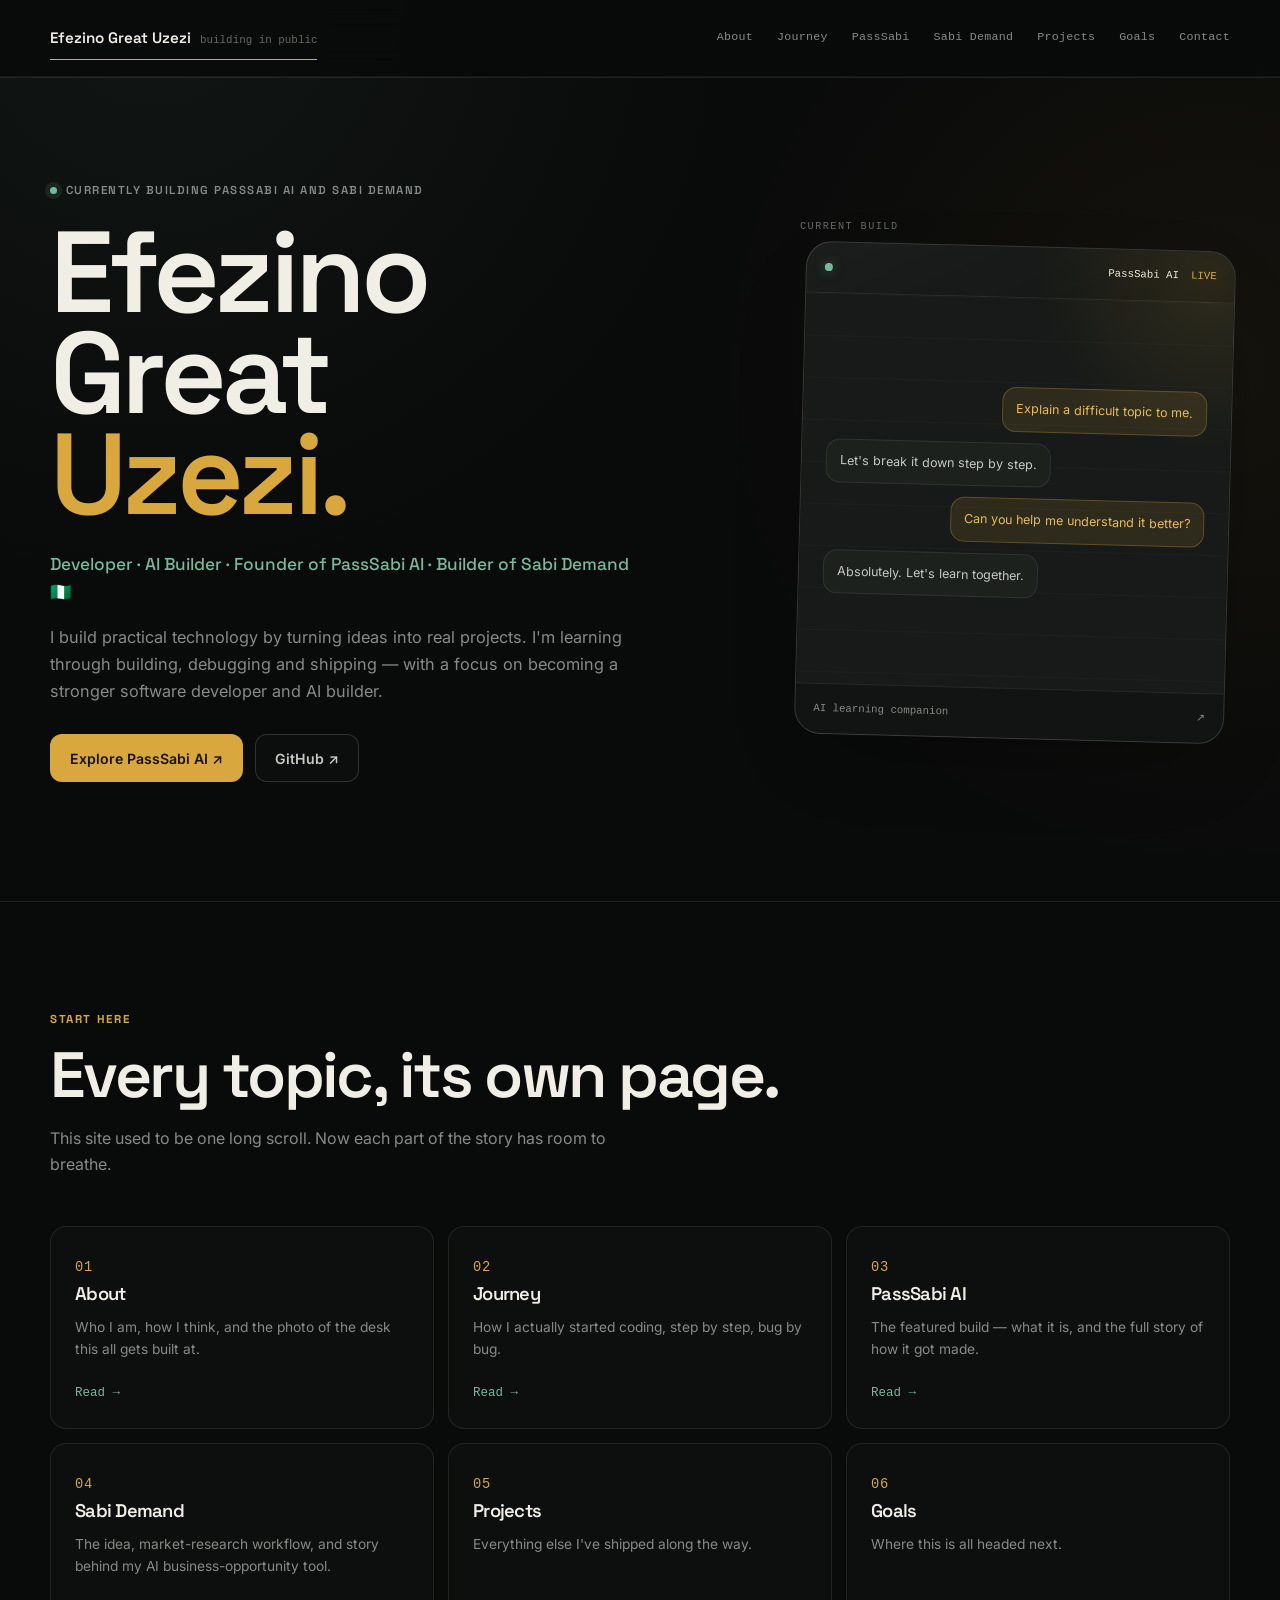
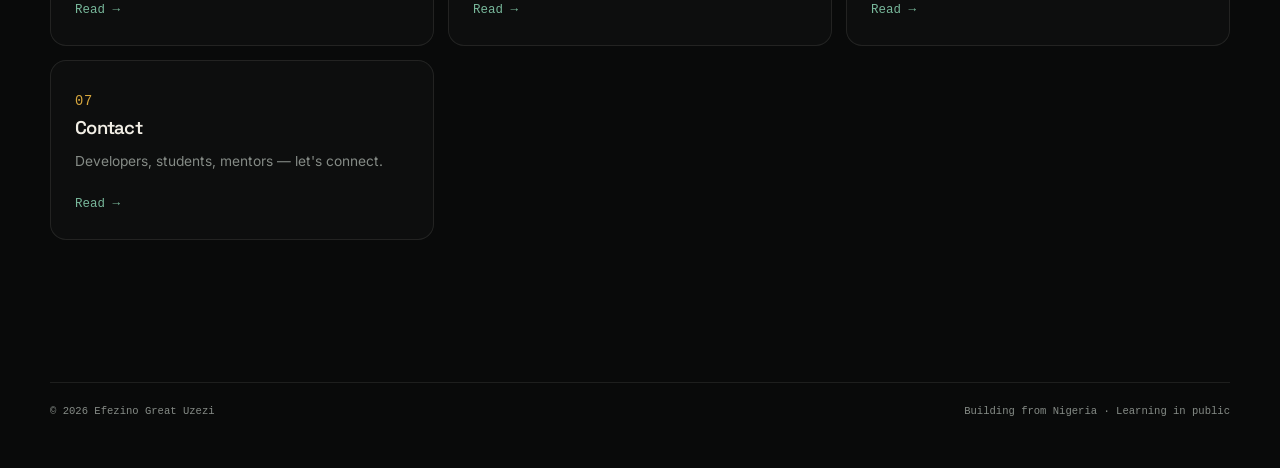
<file: index.html>
<!DOCTYPE html>
<html lang="en">
<head>
  <meta charset="UTF-8" />
  <meta name="viewport" content="width=device-width, initial-scale=1.0" />

  <title>Efezino Great Uzezi | Developer, AI Builder & Founder</title>

  <meta name="description" content="Efezino Great Uzezi is a Nigerian developer and AI builder building practical software, including PassSabi AI and Sabi Demand." />
  <meta name="author" content="Efezino Great Uzezi" />
  <meta name="google-site-verification" content="Mf2dahPoH0BTtR7LbX8cLjKeB5iDqpVoZl4-OnSvenU" />

  <meta property="og:title" content="Efezino Great Uzezi | Developer, AI Builder & Founder" />
  <meta property="og:description" content="Efezino Great Uzezi is a Nigerian developer and AI builder building practical software, including PassSabi AI and Sabi Demand." />
  <meta property="og:type" content="website" />

  <meta name="theme-color" content="#090a0a" />

  <link rel="icon" href="passsabi-icon.jpg" />

  <link rel="preconnect" href="https://fonts.googleapis.com" />
  <link rel="preconnect" href="https://fonts.gstatic.com" crossorigin />
  <link
    href="https://fonts.googleapis.com/css2?family=Inter:wght@400;500;600&family=Space+Grotesk:wght@500;600;700&display=swap"
    rel="stylesheet"
  />

  <!-- Global design system -->
  <link rel="stylesheet" href="css/variables.css" />
  <link rel="stylesheet" href="css/reset.css" />
  <link rel="stylesheet" href="css/base.css" />

  <!-- Component styles -->
  <link rel="stylesheet" href="css/header.css" />
  <link rel="stylesheet" href="css/hero.css" />
  <link rel="stylesheet" href="css/about.css" />
  <link rel="stylesheet" href="css/skills.css" />
  <link rel="stylesheet" href="css/journey.css" />
  <link rel="stylesheet" href="css/passsabi.css" />
  <link rel="stylesheet" href="css/projects.css" />
  <link rel="stylesheet" href="css/goals.css" />
  <link rel="stylesheet" href="css/philosophy.css" />
  <link rel="stylesheet" href="css/contact.css" />
  <link rel="stylesheet" href="css/footer.css" />
  <link rel="stylesheet" href="css/home.css" />
  <link rel="stylesheet" href="css/responsive.css" />
</head>
<body>
  <a class="skip-link" href="#main-content">Skip to content</a>

  <!-- ==================================================
       SITE HEADER
  =================================================== -->
  <header class="site-header">
    <div class="container header-inner">
      <a class="site-brand is-home" href="index.html">
        <span class="site-brand__name">Efezino Great Uzezi</span>
        <span class="site-brand__status">building in public</span>
      </a>

      <input type="checkbox" id="nav-toggle" class="nav-toggle-input" />
      <label for="nav-toggle" class="menu-toggle" aria-label="Toggle navigation">
        <span></span><span></span>
      </label>

      <nav class="site-nav" aria-label="Primary navigation">
      <a href="about.html">About</a>
      <a href="journey.html">Journey</a>
      <a href="passsabi.html">PassSabi</a>
      <a href="sabi-demand.html">Sabi Demand</a>
      <a href="projects.html">Projects</a>
      <a href="goals.html">Goals</a>
      <a href="contact.html">Contact</a>
      </nav>
    </div>
  </header>

  <main id="main-content">

    <!-- ==================================================
         HERO
    =================================================== -->
    <section id="top" class="hero section" aria-labelledby="hero-title">
      <div class="container hero__grid">
        <div class="hero__content reveal">
          <p class="eyebrow">
            <span class="eyebrow__dot" aria-hidden="true"></span>
            currently building PassSabi AI and Sabi Demand
          </p>

          <h1 id="hero-title" class="hero__title">
            Efezino Great
            <span>Uzezi.</span>
          </h1>

          <p class="hero__role">
            Developer &middot; AI Builder &middot; Founder of PassSabi AI &middot; Builder of Sabi Demand
            <span aria-hidden="true">🇳🇬</span>
          </p>

          <p class="hero__lede">
            I build practical technology by turning ideas into real projects.
            I'm learning through building, debugging and shipping &mdash; with a focus
            on becoming a stronger software developer and AI builder.
          </p>

          <div class="button-row">
            <a class="button button--primary" href="https://passsabi-ai.vercel.app" target="_blank" rel="noopener noreferrer">
              Explore PassSabi AI ↗
            </a>
            <a class="button button--ghost" href="https://github.com/Efezinocode" target="_blank" rel="noopener noreferrer">
              GitHub ↗
            </a>
          </div>
        </div>

        <div class="hero__visual reveal reveal--delay">
          <div class="hero__label">CURRENT BUILD</div>
          <div class="device-card" aria-label="PassSabi AI preview">
            <div class="device-card__topbar">
              <span class="device-card__dot"></span>
              <span>PassSabi AI</span>
              <span class="device-card__live">LIVE</span>
            </div>

            <div class="device-card__screen">
              <div class="chat-message chat-message--user">Explain a difficult topic to me.</div>
              <div class="chat-message">Let's break it down step by step.</div>
              <div class="chat-message chat-message--user">Can you help me understand it better?</div>
              <div class="chat-message">Absolutely. Let's learn together.</div>
            </div>

            <div class="device-card__footer">
              <span>AI learning companion</span>
              <span>↗</span>
            </div>
          </div>
        </div>
      </div>
    </section>

    <!-- ==================================================
         EXPLORE
    =================================================== -->
    <section class="section" aria-labelledby="explore-title">
      <div class="container">
        <div class="section-heading">
          <p class="section-kicker">Start here</p>
          <h2 id="explore-title">Every topic, its own page.</h2>
          <p class="section-intro">
            This site used to be one long scroll. Now each part of the story has room to breathe.
          </p>
        </div>

        <div class="explore-grid">
          <a class="explore-card" href="about.html">
            <div>
              <p class="explore-card__number">01</p>
              <h3>About</h3>
              <p>Who I am, how I think, and the photo of the desk this all gets built at.</p>
            </div>
            <span class="go">Read &rarr;</span>
          </a>

          <a class="explore-card" href="journey.html">
            <div>
              <p class="explore-card__number">02</p>
              <h3>Journey</h3>
              <p>How I actually started coding, step by step, bug by bug.</p>
            </div>
            <span class="go">Read &rarr;</span>
          </a>

          <a class="explore-card" href="passsabi.html">
            <div>
              <p class="explore-card__number">03</p>
              <h3>PassSabi AI</h3>
              <p>The featured build &mdash; what it is, and the full story of how it got made.</p>
            </div>
            <span class="go">Read &rarr;</span>
          </a>

          <a class="explore-card" href="sabi-demand.html">
            <div>
              <p class="explore-card__number">04</p>
              <h3>Sabi Demand</h3>
              <p>The idea, market-research workflow, and story behind my AI business-opportunity tool.</p>
            </div>
            <span class="go">Read &rarr;</span>
          </a>

          <a class="explore-card" href="projects.html">
            <div>
              <p class="explore-card__number">05</p>
              <h3>Projects</h3>
              <p>Everything else I've shipped along the way.</p>
            </div>
            <span class="go">Read &rarr;</span>
          </a>

          <a class="explore-card" href="goals.html">
            <div>
              <p class="explore-card__number">06</p>
              <h3>Goals</h3>
              <p>Where this is all headed next.</p>
            </div>
            <span class="go">Read &rarr;</span>
          </a>

          <a class="explore-card" href="contact.html">
            <div>
              <p class="explore-card__number">07</p>
              <h3>Contact</h3>
              <p>Developers, students, mentors &mdash; let's connect.</p>
            </div>
            <span class="go">Read &rarr;</span>
          </a>
        </div>
      </div>
    </section>
  </main>

  <!-- ==================================================
       FOOTER
  =================================================== -->
  <footer class="site-footer">
    <div class="container footer-inner">
      <p>&copy; <span data-current-year></span> Efezino Great Uzezi</p>
      <p>Building from Nigeria &middot; Learning in public</p>
    </div>
  </footer>

  <script src="js/main.js"></script>
</body>
</html>
</file>
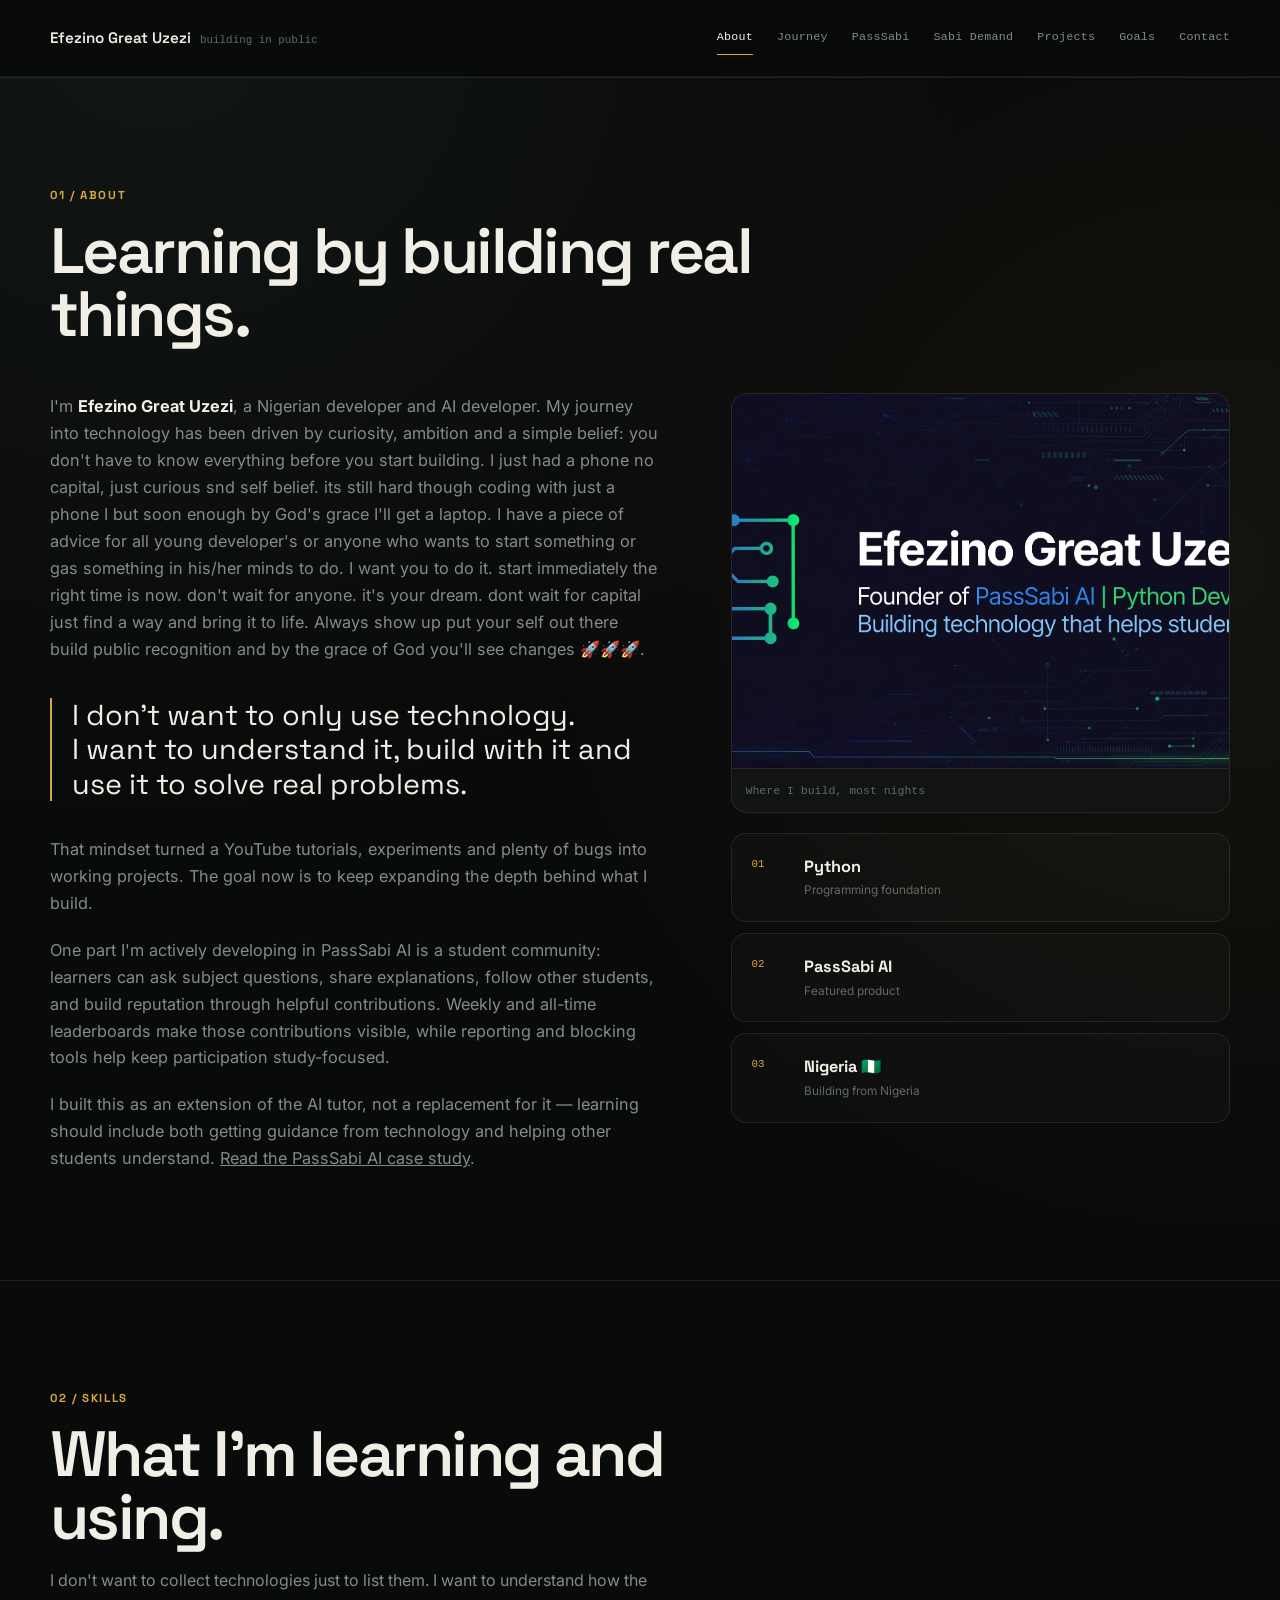
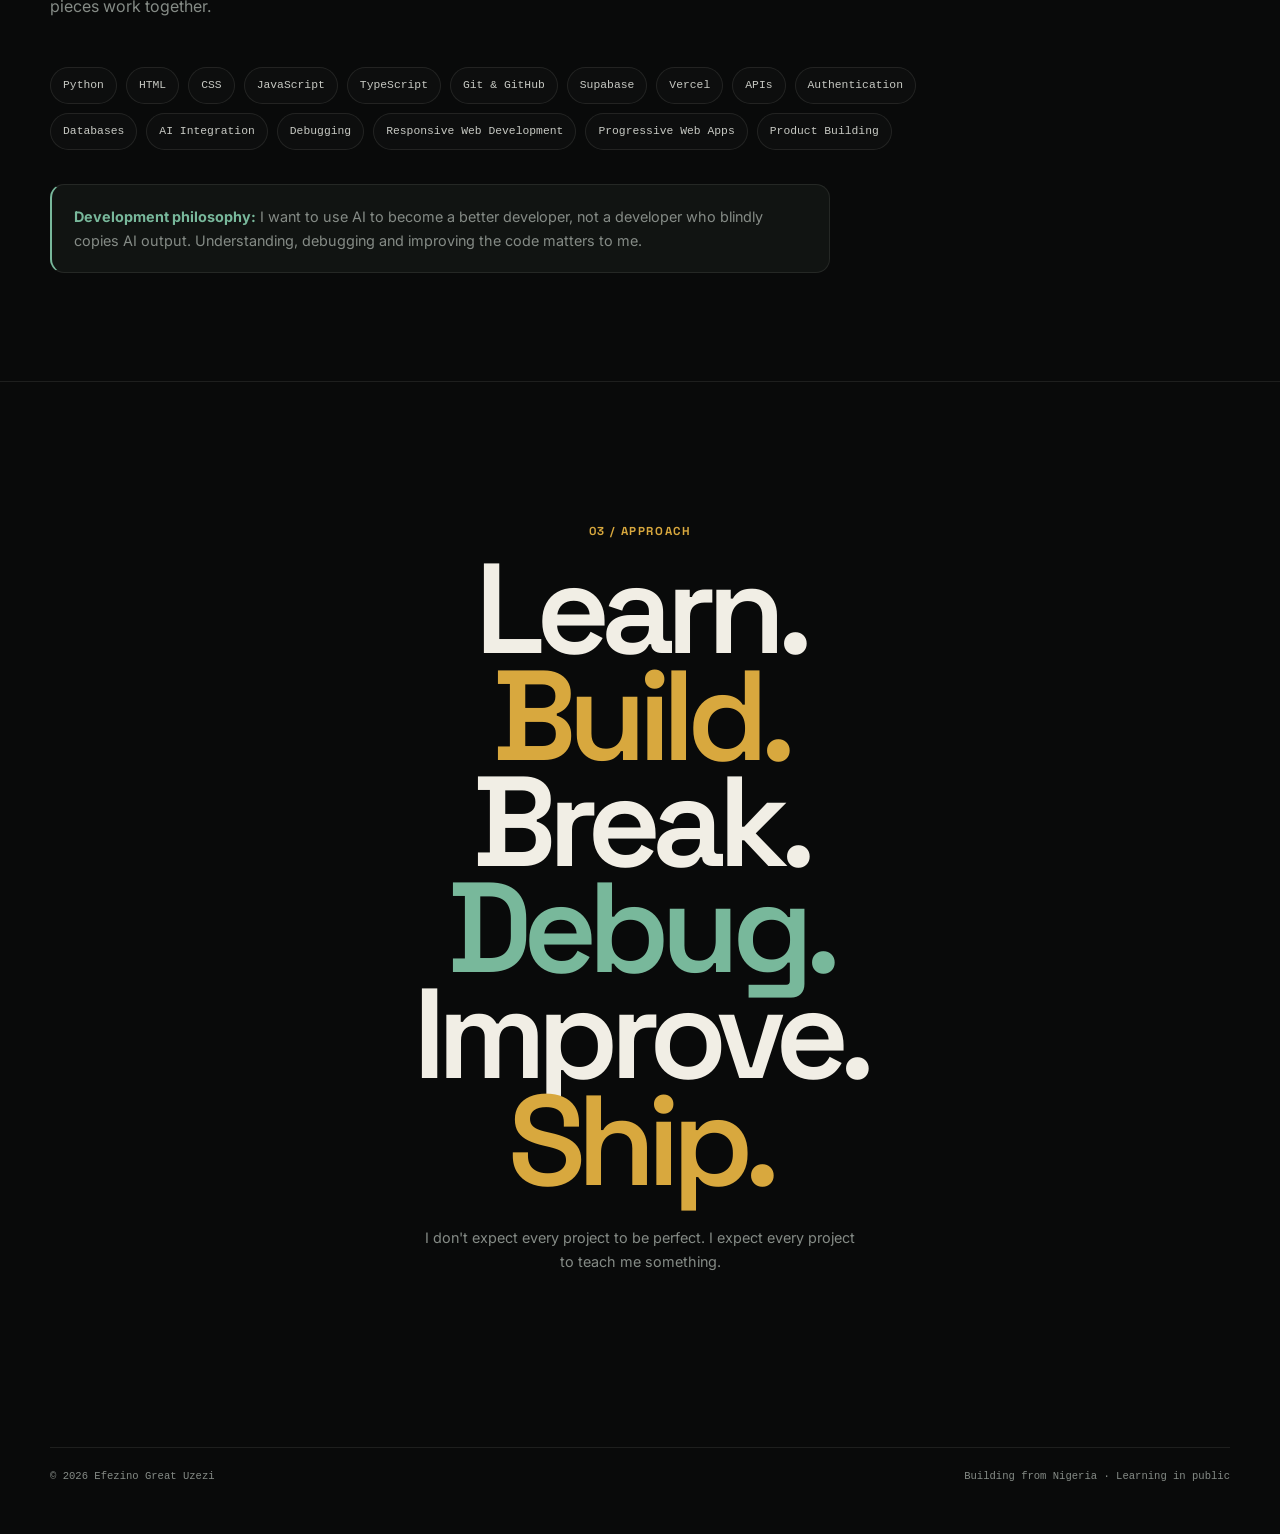
<file: about.html>
<!DOCTYPE html>
<html lang="en">
<head>
  <meta charset="UTF-8" />
  <meta name="viewport" content="width=device-width, initial-scale=1.0" />

  <title>About | Efezino Great Uzezi</title>

  <meta name="description" content="Who Efezino Great Uzezi is, what he's learning, and how he approaches building software." />
  <meta name="author" content="Efezino Great Uzezi" />
  <meta name="google-site-verification" content="Mf2dahPoH0BTtR7LbX8cLjKeB5iDqpVoZl4-OnSvenU" />

  <meta property="og:title" content="About | Efezino Great Uzezi" />
  <meta property="og:description" content="Who Efezino Great Uzezi is, what he's learning, and how he approaches building software." />
  <meta property="og:type" content="website" />

  <meta name="theme-color" content="#090a0a" />

  <link rel="icon" href="passsabi-icon.jpg" />

  <link rel="preconnect" href="https://fonts.googleapis.com" />
  <link rel="preconnect" href="https://fonts.gstatic.com" crossorigin />
  <link
    href="https://fonts.googleapis.com/css2?family=Inter:wght@400;500;600&family=Space+Grotesk:wght@500;600;700&display=swap"
    rel="stylesheet"
  />

  <!-- Global design system -->
  <link rel="stylesheet" href="css/variables.css" />
  <link rel="stylesheet" href="css/reset.css" />
  <link rel="stylesheet" href="css/base.css" />

  <!-- Component styles -->
  <link rel="stylesheet" href="css/header.css" />
  <link rel="stylesheet" href="css/hero.css" />
  <link rel="stylesheet" href="css/about.css" />
  <link rel="stylesheet" href="css/skills.css" />
  <link rel="stylesheet" href="css/journey.css" />
  <link rel="stylesheet" href="css/passsabi.css" />
  <link rel="stylesheet" href="css/projects.css" />
  <link rel="stylesheet" href="css/goals.css" />
  <link rel="stylesheet" href="css/philosophy.css" />
  <link rel="stylesheet" href="css/contact.css" />
  <link rel="stylesheet" href="css/footer.css" />
  <link rel="stylesheet" href="css/home.css" />
  <link rel="stylesheet" href="css/responsive.css" />
</head>
<body>
  <a class="skip-link" href="#main-content">Skip to content</a>

  <!-- ==================================================
       SITE HEADER
  =================================================== -->
  <header class="site-header">
    <div class="container header-inner">
      <a class="site-brand" href="index.html">
        <span class="site-brand__name">Efezino Great Uzezi</span>
        <span class="site-brand__status">building in public</span>
      </a>

      <input type="checkbox" id="nav-toggle" class="nav-toggle-input" />
      <label for="nav-toggle" class="menu-toggle" aria-label="Toggle navigation">
        <span></span><span></span>
      </label>

      <nav class="site-nav" aria-label="Primary navigation">
      <a href="about.html" class="is-active">About</a>
      <a href="journey.html">Journey</a>
      <a href="passsabi.html">PassSabi</a>
      <a href="sabi-demand.html">Sabi Demand</a>
      <a href="projects.html">Projects</a>
      <a href="goals.html">Goals</a>
      <a href="contact.html">Contact</a>
      </nav>
    </div>
  </header>

  <main id="main-content">

    <section id="about" class="section about-section" aria-labelledby="about-title">
      <div class="container">
        <div class="section-heading">
          <p class="section-kicker">01 / About</p>
          <h2 id="about-title">Learning by building real things.</h2>
        </div>

        <div class="about__grid">
          <div class="about__copy">
            <p>
              I'm <strong>Efezino Great Uzezi</strong>, a Nigerian developer and AI developer.
              My journey into technology has been driven by curiosity, ambition and a simple belief:
              you don't have to know everything before you start building. I just had a phone no 
              capital, just curious snd self belief. its still hard though coding with just a phone 
              I but soon enough by God's grace I'll get a laptop. I have a piece of advice for all 
              young developer's or anyone who wants to start something or gas something in his/her
              minds to do. I want you to do it. start immediately the right time is now.
              don't wait for anyone. it's your dream. dont wait for capital just find a way and
              bring it to life. Always show up put your self out there build public recognition 
              and by the grace of God you'll see changes 🚀🚀🚀.
            </p>

            <blockquote>
              I don't want to only use technology.<br />
              I want to understand it, build with it and use it to solve real problems.
            </blockquote>

            <p>
              That mindset turned a YouTube tutorials, experiments and plenty of bugs into working projects.
              The goal now is to keep expanding the depth behind what I build.
            </p>

            <p>
              One part I'm actively developing in PassSabi AI is a student community: learners can ask
              subject questions, share explanations, follow other students, and build reputation through
              helpful contributions. Weekly and all-time leaderboards make those contributions visible,
              while reporting and blocking tools help keep participation study-focused.
            </p>

            <p>
              I built this as an extension of the AI tutor, not a replacement for it — learning should
              include both getting guidance from technology and helping other students understand.
              <a href="passsabi.html">Read the PassSabi AI case study</a>.
            </p>
          </div>

          <div class="about__side">
            <figure class="about__photo">
              <img src="banner.jpg" alt="Efezino's desk setup - laptop, keyboard and phone, where PassSabi AI gets built" />
              <figcaption>Where I build, most nights</figcaption>
            </figure>

            <div class="stats-grid" aria-label="Quick facts">
              <article class="stat-card">
                <span class="stat-card__number">01</span>
                <strong>Python</strong>
                <span>Programming foundation</span>
              </article>
              <article class="stat-card">
                <span class="stat-card__number">02</span>
                <strong>PassSabi AI</strong>
                <span>Featured product</span>
              </article>
              <article class="stat-card">
                <span class="stat-card__number">03</span>
                <strong>Nigeria 🇳🇬</strong>
                <span>Building from Nigeria</span>
              </article>
            </div>
          </div>
        </div>
      </div>
    </section>

    <section id="skills" class="section skills-section" aria-labelledby="skills-title">
      <div class="container">
        <div class="section-heading">
          <p class="section-kicker">02 / Skills</p>
          <h2 id="skills-title">What I'm learning and using.</h2>
          <p class="section-intro">
            I don't want to collect technologies just to list them. I want to understand how the pieces work together.
          </p>
        </div>

        <div class="skill-list">
          <span class="skill-tag">Python</span>
          <span class="skill-tag">HTML</span>
          <span class="skill-tag">CSS</span>
          <span class="skill-tag">JavaScript</span>
          <span class="skill-tag">TypeScript</span>
          <span class="skill-tag">Git &amp; GitHub</span>
          <span class="skill-tag">Supabase</span>
          <span class="skill-tag">Vercel</span>
          <span class="skill-tag">APIs</span>
          <span class="skill-tag">Authentication</span>
          <span class="skill-tag">Databases</span>
          <span class="skill-tag">AI Integration</span>
          <span class="skill-tag">Debugging</span>
          <span class="skill-tag">Responsive Web Development</span>
          <span class="skill-tag">Progressive Web Apps</span>
          <span class="skill-tag">Product Building</span>
        </div>

        <div class="learning-note">
          <strong>Development philosophy:</strong>
          I want to use AI to become a better developer, not a developer who blindly copies AI output.
          Understanding, debugging and improving the code matters to me.
        </div>
      </div>
    </section>

    <section id="philosophy" class="section philosophy-section" aria-labelledby="philosophy-title">
      <div class="container philosophy__inner">
        <p class="section-kicker">03 / Approach</p>
        <h2 id="philosophy-title" class="philosophy__quote">
          Learn.<br />
          <span>Build.</span><br />
          Break.<br />
          <em>Debug.</em><br />
          Improve.<br />
          <strong>Ship.</strong>
        </h2>
        <p class="philosophy__note">
          I don't expect every project to be perfect. I expect every project to teach me something.
        </p>
      </div>
    </section>
  </main>

  <!-- ==================================================
       FOOTER
  =================================================== -->
  <footer class="site-footer">
    <div class="container footer-inner">
      <p>&copy; <span data-current-year></span> Efezino Great Uzezi</p>
      <p>Building from Nigeria &middot; Learning in public</p>
    </div>
  </footer>

  <script src="js/main.js"></script>
</body>
</html>
</file>
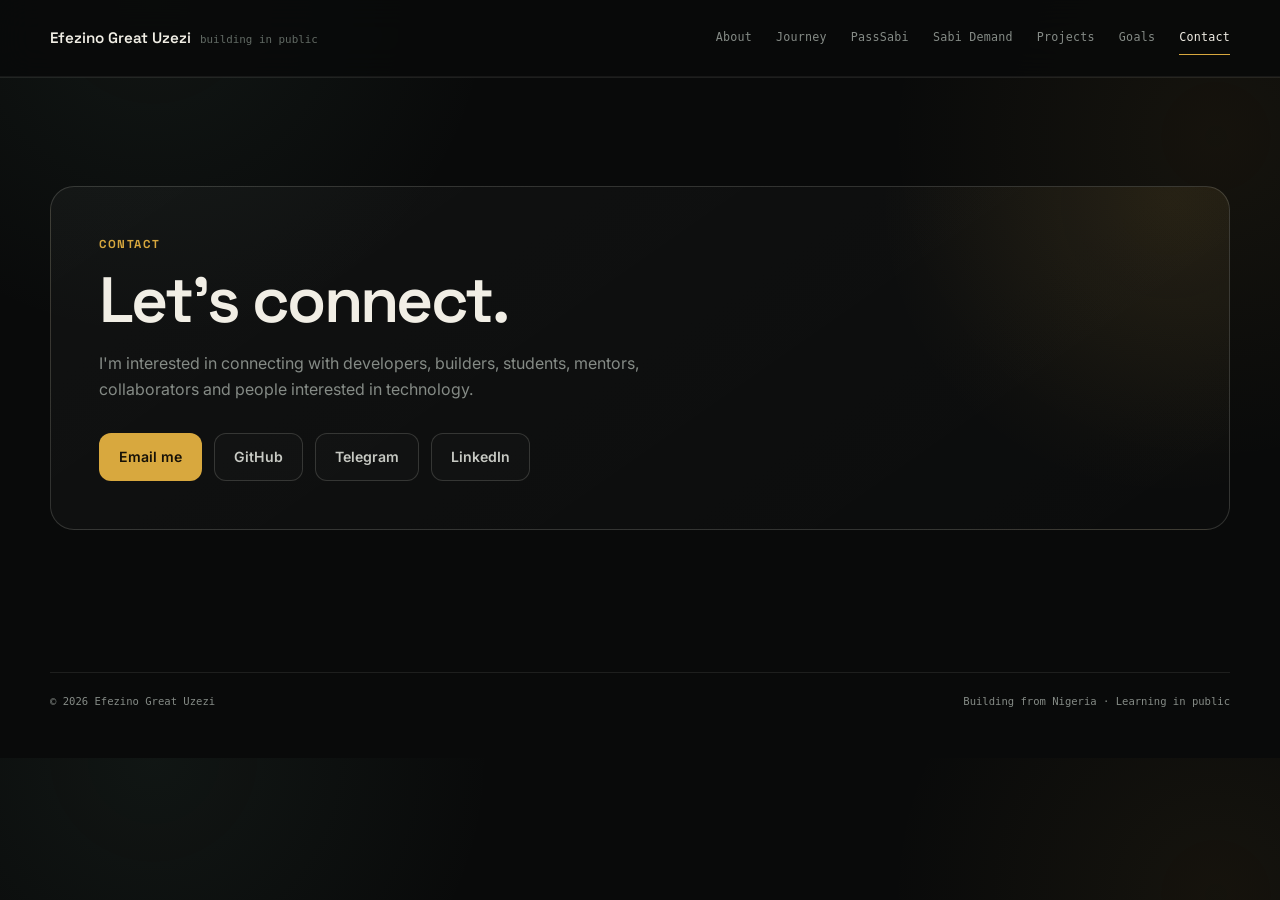
<file: contact.html>
<!DOCTYPE html>
<html lang="en">
<head>
  <meta charset="UTF-8" />
  <meta name="viewport" content="width=device-width, initial-scale=1.0" />

  <title>Contact | Efezino Great Uzezi</title>

  <meta name="description" content="Get in touch with Efezino Great Uzezi - developer, AI builder and founder of PassSabi AI." />
  <meta name="author" content="Efezino Great Uzezi" />
  <meta name="google-site-verification" content="Mf2dahPoH0BTtR7LbX8cLjKeB5iDqpVoZl4-OnSvenU" />

  <meta property="og:title" content="Contact | Efezino Great Uzezi" />
  <meta property="og:description" content="Get in touch with Efezino Great Uzezi - developer, AI builder and founder of PassSabi AI." />
  <meta property="og:type" content="website" />

  <meta name="theme-color" content="#090a0a" />

  <link rel="icon" href="passsabi-icon.jpg" />

  <link rel="preconnect" href="https://fonts.googleapis.com" />
  <link rel="preconnect" href="https://fonts.gstatic.com" crossorigin />
  <link
    href="https://fonts.googleapis.com/css2?family=Inter:wght@400;500;600&family=Space+Grotesk:wght@500;600;700&display=swap"
    rel="stylesheet"
  />

  <!-- Global design system -->
  <link rel="stylesheet" href="css/variables.css" />
  <link rel="stylesheet" href="css/reset.css" />
  <link rel="stylesheet" href="css/base.css" />

  <!-- Component styles -->
  <link rel="stylesheet" href="css/header.css" />
  <link rel="stylesheet" href="css/hero.css" />
  <link rel="stylesheet" href="css/about.css" />
  <link rel="stylesheet" href="css/skills.css" />
  <link rel="stylesheet" href="css/journey.css" />
  <link rel="stylesheet" href="css/passsabi.css" />
  <link rel="stylesheet" href="css/projects.css" />
  <link rel="stylesheet" href="css/goals.css" />
  <link rel="stylesheet" href="css/philosophy.css" />
  <link rel="stylesheet" href="css/contact.css" />
  <link rel="stylesheet" href="css/footer.css" />
  <link rel="stylesheet" href="css/home.css" />
  <link rel="stylesheet" href="css/responsive.css" />
</head>
<body>
  <a class="skip-link" href="#main-content">Skip to content</a>

  <!-- ==================================================
       SITE HEADER
  =================================================== -->
  <header class="site-header">
    <div class="container header-inner">
      <a class="site-brand" href="index.html">
        <span class="site-brand__name">Efezino Great Uzezi</span>
        <span class="site-brand__status">building in public</span>
      </a>

      <input type="checkbox" id="nav-toggle" class="nav-toggle-input" />
      <label for="nav-toggle" class="menu-toggle" aria-label="Toggle navigation">
        <span></span><span></span>
      </label>

      <nav class="site-nav" aria-label="Primary navigation">
      <a href="about.html">About</a>
      <a href="journey.html">Journey</a>
      <a href="passsabi.html">PassSabi</a>
      <a href="sabi-demand.html">Sabi Demand</a>
      <a href="projects.html">Projects</a>
      <a href="goals.html">Goals</a>
      <a href="contact.html" class="is-active">Contact</a>
      </nav>
    </div>
  </header>

  <main id="main-content">

    <section id="contact" class="section contact-section" aria-labelledby="contact-title">
      <div class="container">
        <div class="contact-panel">
          <div class="section-heading">
            <p class="section-kicker">Contact</p>
            <h2 id="contact-title">Let's connect.</h2>
            <p class="section-intro">
              I'm interested in connecting with developers, builders, students, mentors, collaborators and people interested in technology.
            </p>
          </div>

          <div class="button-row">
            <a class="button button--primary" href="mailto:efezinogreat001@gmail.com">Email me</a>
            <a class="button button--ghost" href="https://github.com/Efezinocode" target="_blank" rel="noopener noreferrer">GitHub</a>
            <a class="button button--ghost" href="https://t.me/Efezinouzezigreat" target="_blank" rel="noopener noreferrer">Telegram</a>
            <a class="button button--ghost" href="https://www.linkedin.com/in/efezino-great-uzezi-41a926421/" target="_blank" rel="noopener noreferrer">LinkedIn</a>
          </div>
        </div>
      </div>
    </section>
  </main>

  <!-- ==================================================
       FOOTER
  =================================================== -->
  <footer class="site-footer">
    <div class="container footer-inner">
      <p>&copy; <span data-current-year></span> Efezino Great Uzezi</p>
      <p>Building from Nigeria &middot; Learning in public</p>
    </div>
  </footer>

  <script src="js/main.js"></script>
</body>
</html>
</file>
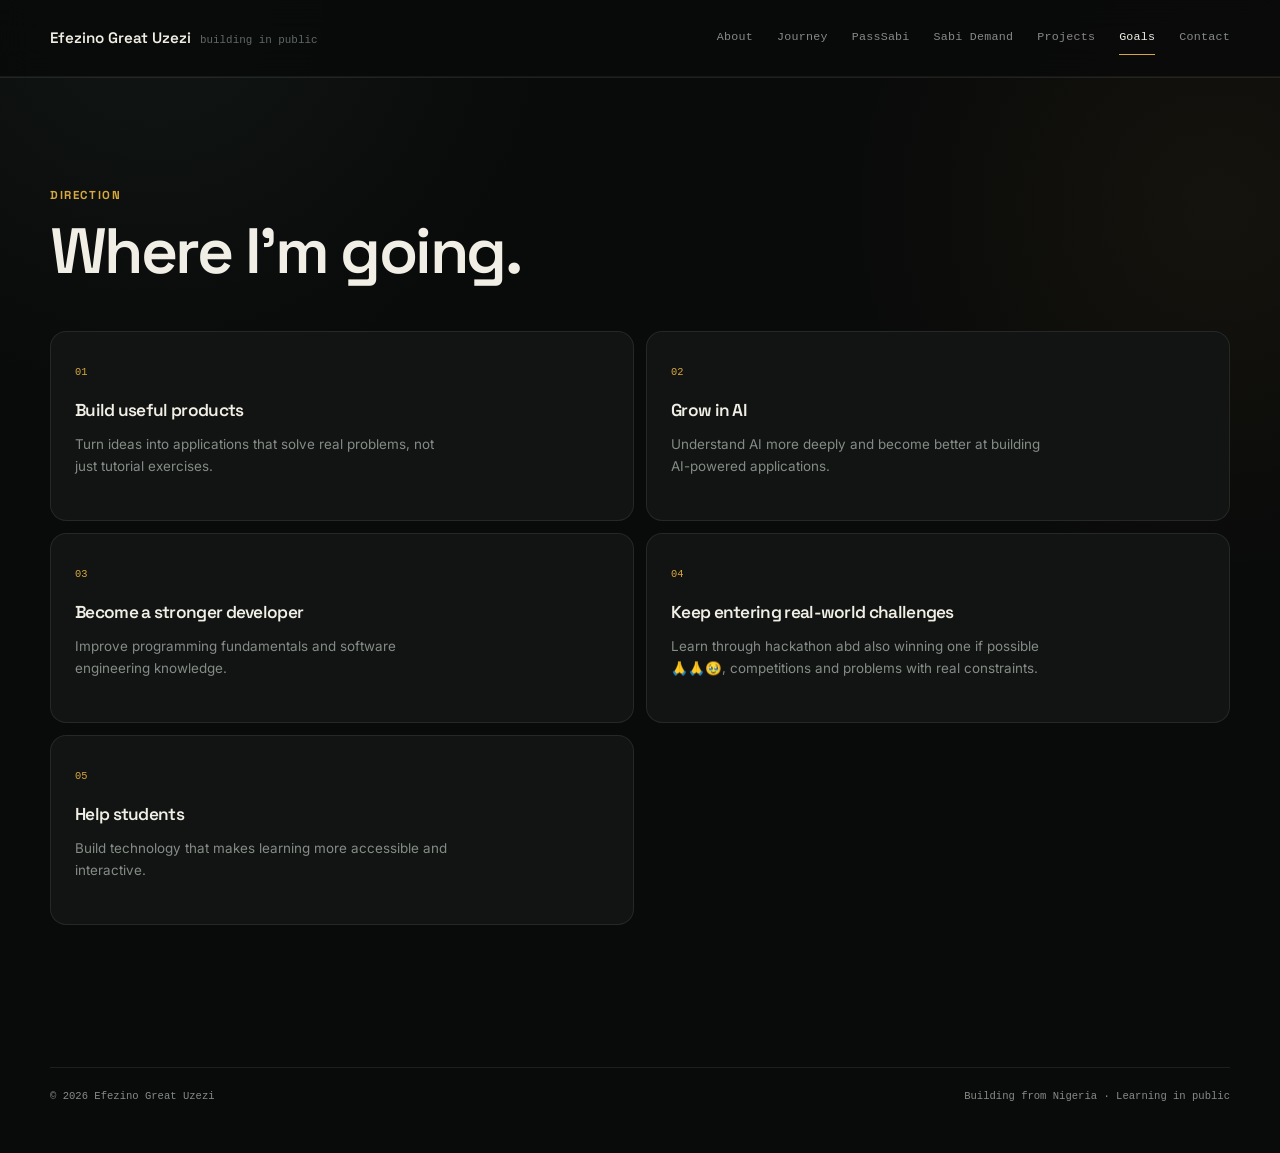
<file: goals.html>
<!DOCTYPE html>
<html lang="en">
<head>
  <meta charset="UTF-8" />
  <meta name="viewport" content="width=device-width, initial-scale=1.0" />

  <title>Goals | Efezino Great Uzezi</title>

  <meta name="description" content="Where Efezino Great Uzezi is headed next as a developer and AI builder." />
  <meta name="author" content="Efezino Great Uzezi" />
  <meta name="google-site-verification" content="Mf2dahPoH0BTtR7LbX8cLjKeB5iDqpVoZl4-OnSvenU" />

  <meta property="og:title" content="Goals | Efezino Great Uzezi" />
  <meta property="og:description" content="Where Efezino Great Uzezi is headed next as a developer and AI builder." />
  <meta property="og:type" content="website" />

  <meta name="theme-color" content="#090a0a" />

  <link rel="icon" href="passsabi-icon.jpg" />

  <link rel="preconnect" href="https://fonts.googleapis.com" />
  <link rel="preconnect" href="https://fonts.gstatic.com" crossorigin />
  <link
    href="https://fonts.googleapis.com/css2?family=Inter:wght@400;500;600&family=Space+Grotesk:wght@500;600;700&display=swap"
    rel="stylesheet"
  />

  <!-- Global design system -->
  <link rel="stylesheet" href="css/variables.css" />
  <link rel="stylesheet" href="css/reset.css" />
  <link rel="stylesheet" href="css/base.css" />

  <!-- Component styles -->
  <link rel="stylesheet" href="css/header.css" />
  <link rel="stylesheet" href="css/hero.css" />
  <link rel="stylesheet" href="css/about.css" />
  <link rel="stylesheet" href="css/skills.css" />
  <link rel="stylesheet" href="css/journey.css" />
  <link rel="stylesheet" href="css/passsabi.css" />
  <link rel="stylesheet" href="css/projects.css" />
  <link rel="stylesheet" href="css/goals.css" />
  <link rel="stylesheet" href="css/philosophy.css" />
  <link rel="stylesheet" href="css/contact.css" />
  <link rel="stylesheet" href="css/footer.css" />
  <link rel="stylesheet" href="css/home.css" />
  <link rel="stylesheet" href="css/responsive.css" />
</head>
<body>
  <a class="skip-link" href="#main-content">Skip to content</a>

  <!-- ==================================================
       SITE HEADER
  =================================================== -->
  <header class="site-header">
    <div class="container header-inner">
      <a class="site-brand" href="index.html">
        <span class="site-brand__name">Efezino Great Uzezi</span>
        <span class="site-brand__status">building in public</span>
      </a>

      <input type="checkbox" id="nav-toggle" class="nav-toggle-input" />
      <label for="nav-toggle" class="menu-toggle" aria-label="Toggle navigation">
        <span></span><span></span>
      </label>

      <nav class="site-nav" aria-label="Primary navigation">
      <a href="about.html">About</a>
      <a href="journey.html">Journey</a>
      <a href="passsabi.html">PassSabi</a>
      <a href="sabi-demand.html">Sabi Demand</a>
      <a href="projects.html">Projects</a>
      <a href="goals.html" class="is-active">Goals</a>
      <a href="contact.html">Contact</a>
      </nav>
    </div>
  </header>

  <main id="main-content">

    <section id="goals" class="section goals-section" aria-labelledby="goals-title">
      <div class="container">
        <div class="section-heading">
          <p class="section-kicker">Direction</p>
          <h2 id="goals-title">Where I'm going.</h2>
        </div>

        <div class="goals-grid">
          <article class="goal-card"><span>01</span><h3>Build useful products</h3><p>Turn ideas into applications that solve real problems, not just tutorial exercises.</p></article>
          <article class="goal-card"><span>02</span><h3>Grow in AI</h3><p>Understand AI more deeply and become better at building AI-powered applications.</p></article>
          <article class="goal-card"><span>03</span><h3>Become a stronger developer</h3><p>Improve programming fundamentals and software engineering knowledge.</p></article>
          <article class="goal-card"><span>04</span><h3>Keep entering real-world challenges</h3><p>Learn through hackathon abd also winning one if possible 🙏🙏🥹, competitions and problems with real constraints.</p></article>
          <article class="goal-card"><span>05</span><h3>Help students</h3><p>Build technology that makes learning more accessible and interactive.</p></article>
        </div>
      </div>
    </section>
  </main>

  <!-- ==================================================
       FOOTER
  =================================================== -->
  <footer class="site-footer">
    <div class="container footer-inner">
      <p>&copy; <span data-current-year></span> Efezino Great Uzezi</p>
      <p>Building from Nigeria &middot; Learning in public</p>
    </div>
  </footer>

  <script src="js/main.js"></script>
</body>
</html>
</file>
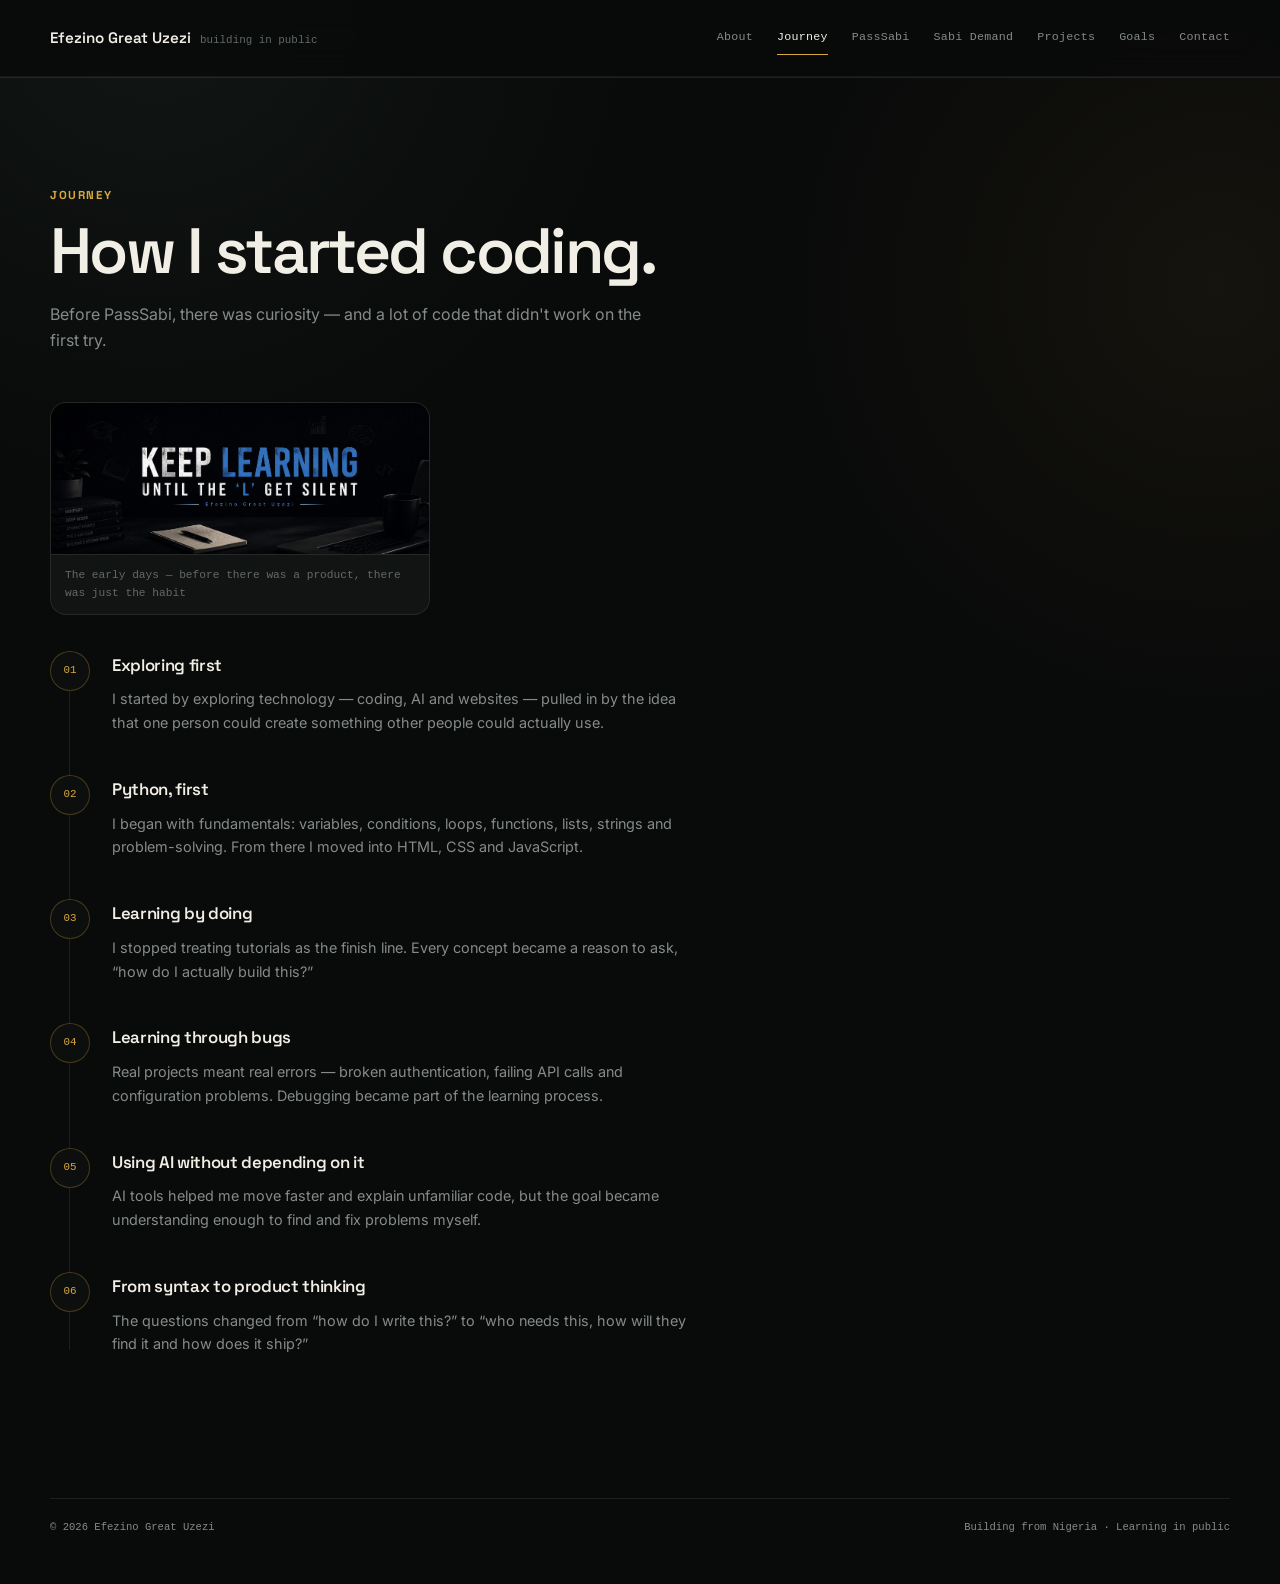
<file: journey.html>
<!DOCTYPE html>
<html lang="en">
<head>
  <meta charset="UTF-8" />
  <meta name="viewport" content="width=device-width, initial-scale=1.0" />

  <title>Journey | Efezino Great Uzezi</title>

  <meta name="description" content="How Efezino Great Uzezi started coding, step by step, before PassSabi AI existed." />
  <meta name="author" content="Efezino Great Uzezi" />
  <meta name="google-site-verification" content="Mf2dahPoH0BTtR7LbX8cLjKeB5iDqpVoZl4-OnSvenU" />

  <meta property="og:title" content="Journey | Efezino Great Uzezi" />
  <meta property="og:description" content="How Efezino Great Uzezi started coding, step by step, before PassSabi AI existed." />
  <meta property="og:type" content="website" />

  <meta name="theme-color" content="#090a0a" />

  <link rel="icon" href="passsabi-icon.jpg" />

  <link rel="preconnect" href="https://fonts.googleapis.com" />
  <link rel="preconnect" href="https://fonts.gstatic.com" crossorigin />
  <link
    href="https://fonts.googleapis.com/css2?family=Inter:wght@400;500;600&family=Space+Grotesk:wght@500;600;700&display=swap"
    rel="stylesheet"
  />

  <!-- Global design system -->
  <link rel="stylesheet" href="css/variables.css" />
  <link rel="stylesheet" href="css/reset.css" />
  <link rel="stylesheet" href="css/base.css" />

  <!-- Component styles -->
  <link rel="stylesheet" href="css/header.css" />
  <link rel="stylesheet" href="css/hero.css" />
  <link rel="stylesheet" href="css/about.css" />
  <link rel="stylesheet" href="css/skills.css" />
  <link rel="stylesheet" href="css/journey.css" />
  <link rel="stylesheet" href="css/passsabi.css" />
  <link rel="stylesheet" href="css/projects.css" />
  <link rel="stylesheet" href="css/goals.css" />
  <link rel="stylesheet" href="css/philosophy.css" />
  <link rel="stylesheet" href="css/contact.css" />
  <link rel="stylesheet" href="css/footer.css" />
  <link rel="stylesheet" href="css/home.css" />
  <link rel="stylesheet" href="css/responsive.css" />
</head>
<body>
  <a class="skip-link" href="#main-content">Skip to content</a>

  <!-- ==================================================
       SITE HEADER
  =================================================== -->
  <header class="site-header">
    <div class="container header-inner">
      <a class="site-brand" href="index.html">
        <span class="site-brand__name">Efezino Great Uzezi</span>
        <span class="site-brand__status">building in public</span>
      </a>

      <input type="checkbox" id="nav-toggle" class="nav-toggle-input" />
      <label for="nav-toggle" class="menu-toggle" aria-label="Toggle navigation">
        <span></span><span></span>
      </label>

      <nav class="site-nav" aria-label="Primary navigation">
      <a href="about.html">About</a>
      <a href="journey.html" class="is-active">Journey</a>
      <a href="passsabi.html">PassSabi</a>
      <a href="sabi-demand.html">Sabi Demand</a>
      <a href="projects.html">Projects</a>
      <a href="goals.html">Goals</a>
      <a href="contact.html">Contact</a>
      </nav>
    </div>
  </header>

  <main id="main-content">

    <section id="journey" class="section journey-section" aria-labelledby="journey-title">
      <div class="container">
        <div class="section-heading">
          <p class="section-kicker">Journey</p>
          <h2 id="journey-title">How I started coding.</h2>
          <p class="section-intro">
            Before PassSabi, there was curiosity &mdash; and a lot of code that didn't work on the first try.
          </p>
        </div>

        <figure class="journey__photo">
          <img src="moto.png" alt="Efezino in the early days of learning to build" />
          <figcaption>The early days &mdash; before there was a product, there was just the habit</figcaption>
        </figure>

        <div class="timeline">
          <article class="timeline-item">
            <span class="timeline-item__number">01</span>
            <div><h3>Exploring first</h3><p>I started by exploring technology &mdash; coding, AI and websites &mdash; pulled in by the idea that one person could create something other people could actually use.</p></div>
          </article>

          <article class="timeline-item">
            <span class="timeline-item__number">02</span>
            <div><h3>Python, first</h3><p>I began with fundamentals: variables, conditions, loops, functions, lists, strings and problem-solving. From there I moved into HTML, CSS and JavaScript.</p></div>
          </article>

          <article class="timeline-item">
            <span class="timeline-item__number">03</span>
            <div><h3>Learning by doing</h3><p>I stopped treating tutorials as the finish line. Every concept became a reason to ask, &ldquo;how do I actually build this?&rdquo;</p></div>
          </article>

          <article class="timeline-item">
            <span class="timeline-item__number">04</span>
            <div><h3>Learning through bugs</h3><p>Real projects meant real errors &mdash; broken authentication, failing API calls and configuration problems. Debugging became part of the learning process.</p></div>
          </article>

          <article class="timeline-item">
            <span class="timeline-item__number">05</span>
            <div><h3>Using AI without depending on it</h3><p>AI tools helped me move faster and explain unfamiliar code, but the goal became understanding enough to find and fix problems myself.</p></div>
          </article>

          <article class="timeline-item">
            <span class="timeline-item__number">06</span>
            <div><h3>From syntax to product thinking</h3><p>The questions changed from &ldquo;how do I write this?&rdquo; to &ldquo;who needs this, how will they find it and how does it ship?&rdquo;</p></div>
          </article>
        </div>
      </div>
    </section>
  </main>

  <!-- ==================================================
       FOOTER
  =================================================== -->
  <footer class="site-footer">
    <div class="container footer-inner">
      <p>&copy; <span data-current-year></span> Efezino Great Uzezi</p>
      <p>Building from Nigeria &middot; Learning in public</p>
    </div>
  </footer>

  <script src="js/main.js"></script>
</body>
</html>
</file>
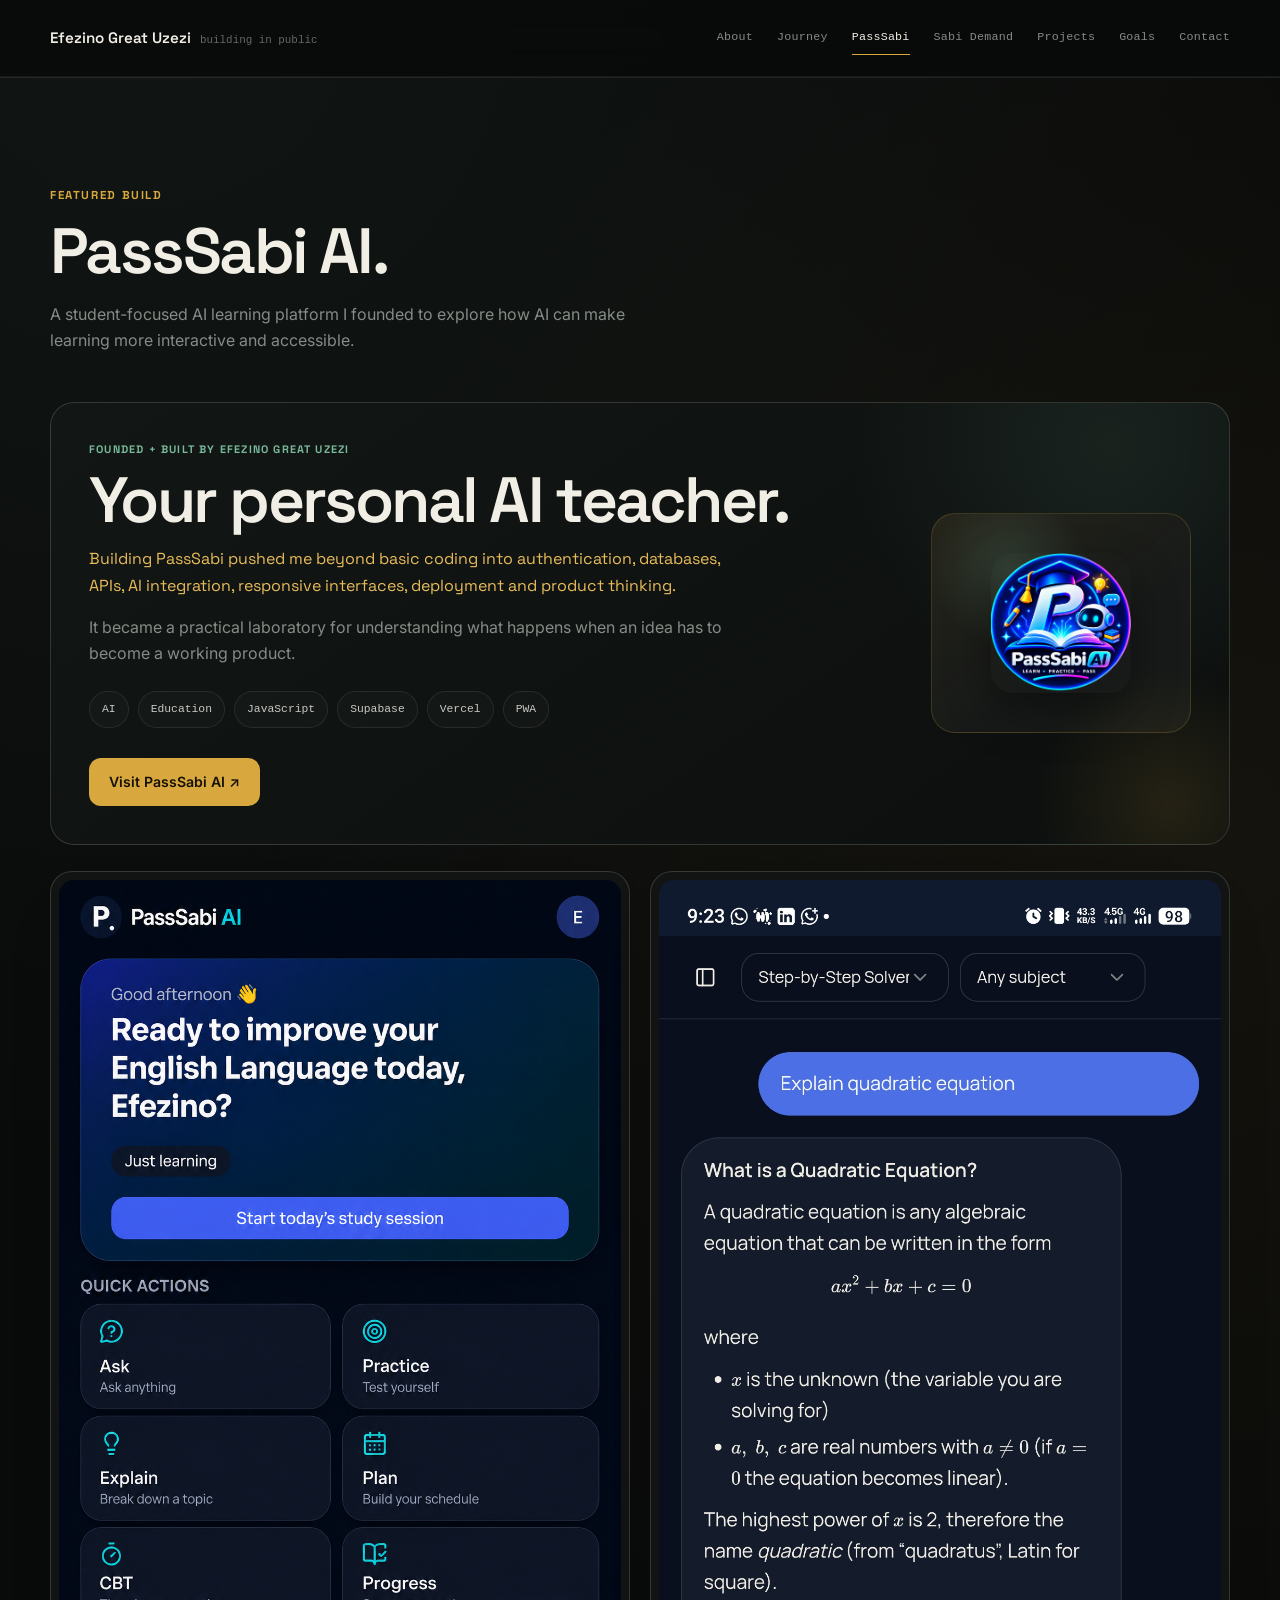
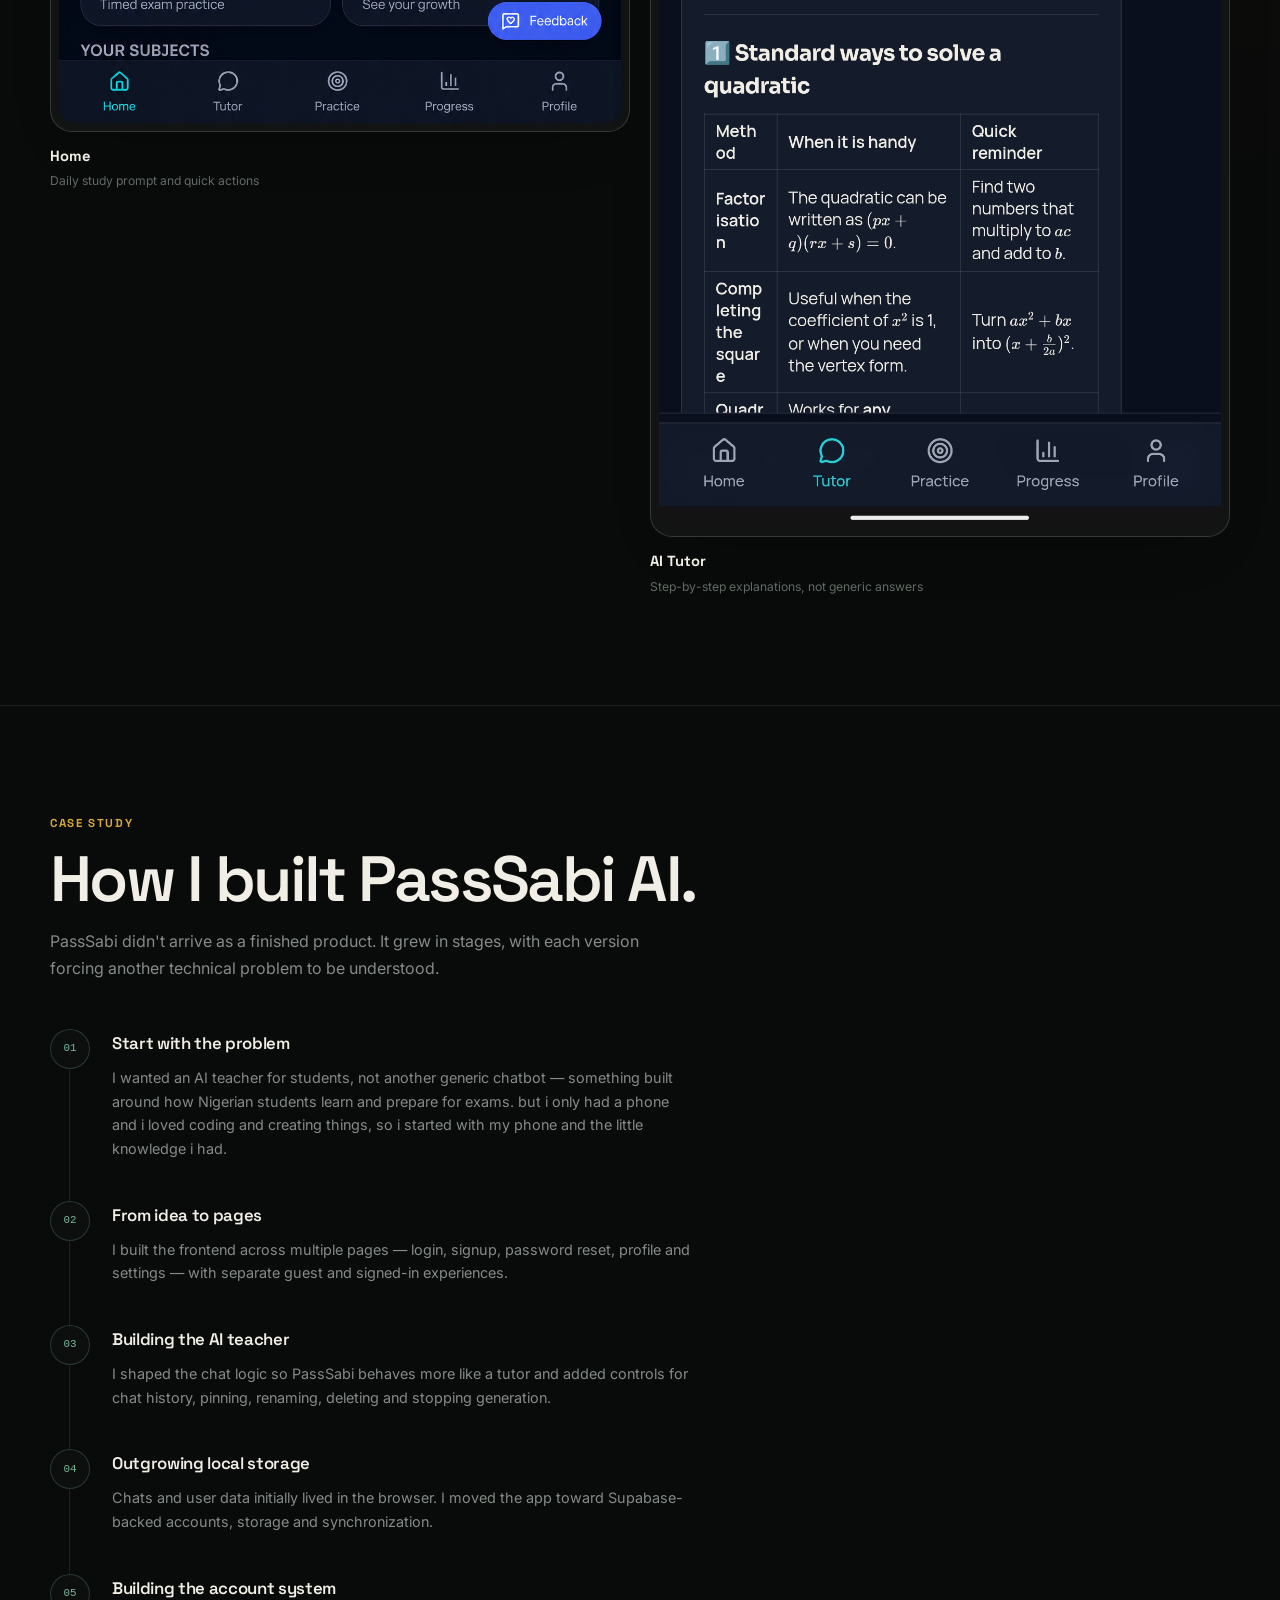
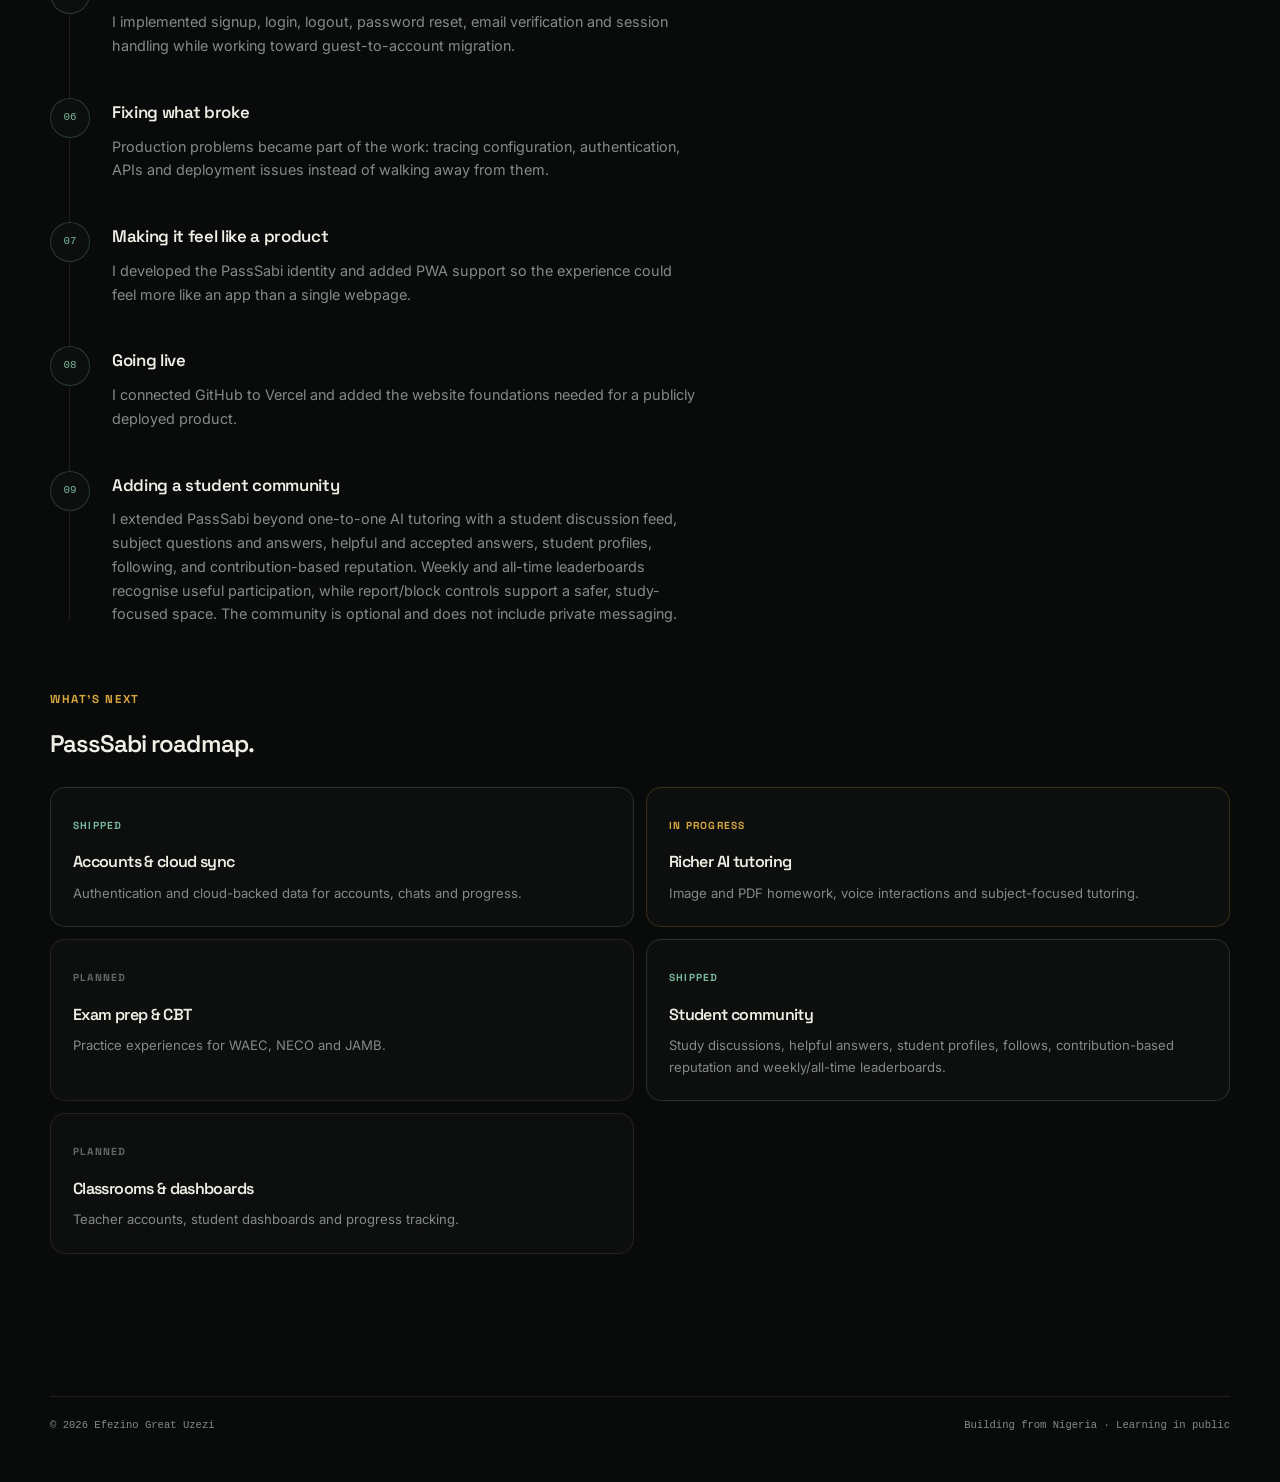
<file: passsabi.html>
<!DOCTYPE html>
<html lang="en">
<head>
  <meta charset="UTF-8" />
  <meta name="viewport" content="width=device-width, initial-scale=1.0" />

  <title>PassSabi AI | Efezino Great Uzezi</title>

  <meta
    name="description"
    content="PassSabi AI is a student-focused AI learning platform founded and built by Efezino Great Uzezi. Here's what it is and how it was built."
  />
  <meta name="author" content="Efezino Great Uzezi" />

  <meta
    name="google-site-verification"
    content="Mf2dahPoH0BTtR7LbX8cLjKeB5iDqpVoZl4-OnSvenU"
  />

  <meta
    property="og:title"
    content="PassSabi AI | Efezino Great Uzezi"
  />
  <meta
    property="og:description"
    content="PassSabi AI is a student-focused AI learning platform founded and built by Efezino Great Uzezi. Here's what it is and how it was built."
  />
  <meta property="og:type" content="website" />

  <meta name="theme-color" content="#090a0a" />

  <link rel="preconnect" href="https://fonts.googleapis.com" />
  <link
    rel="preconnect"
    href="https://fonts.gstatic.com"
    crossorigin
  />

  <link
    href="https://fonts.googleapis.com/css2?family=Inter:wght@400;500;600&family=Space+Grotesk:wght@500;600;700&display=swap"
    rel="stylesheet"
  />

  <!-- Global design system -->
  <link rel="stylesheet" href="css/variables.css" />
  <link rel="stylesheet" href="css/reset.css" />
  <link rel="stylesheet" href="css/base.css" />

  <!-- Component styles -->
  <link rel="stylesheet" href="css/header.css" />
  <link rel="stylesheet" href="css/hero.css" />
  <link rel="stylesheet" href="css/about.css" />
  <link rel="stylesheet" href="css/skills.css" />
  <link rel="stylesheet" href="css/journey.css" />
  <link rel="stylesheet" href="css/passsabi.css" />
  <link rel="stylesheet" href="css/projects.css" />
  <link rel="stylesheet" href="css/goals.css" />
  <link rel="stylesheet" href="css/philosophy.css" />
  <link rel="stylesheet" href="css/contact.css" />
  <link rel="stylesheet" href="css/footer.css" />
  <link rel="stylesheet" href="css/home.css" />
  <link rel="stylesheet" href="css/responsive.css" />
</head>

<body>
  <a class="skip-link" href="#main-content">Skip to content</a>

  <!-- ==================================================
       SITE HEADER
  =================================================== -->
  <header class="site-header">
    <div class="container header-inner">

      <a class="site-brand" href="index.html">
        <span class="site-brand__name">Efezino Great Uzezi</span>
        <span class="site-brand__status">building in public</span>
      </a>

      <input
        type="checkbox"
        id="nav-toggle"
        class="nav-toggle-input"
      />

      <label
        for="nav-toggle"
        class="menu-toggle"
        aria-label="Toggle navigation"
      >
        <span></span>
        <span></span>
      </label>

      <nav class="site-nav" aria-label="Primary navigation">
        <a href="about.html">About</a>
        <a href="journey.html">Journey</a>
        <a href="passsabi.html" class="is-active">PassSabi</a>
        <a href="sabi-demand.html">Sabi Demand</a>
        <a href="projects.html">Projects</a>
        <a href="goals.html">Goals</a>
        <a href="contact.html">Contact</a>
      </nav>

    </div>
  </header>

  <main id="main-content">

    <!-- ==================================================
         PASSSABI FEATURE
    =================================================== -->
    <section
      id="passsabi"
      class="section passsabi-section"
      aria-labelledby="passsabi-title"
    >
      <div class="container">

        <div class="section-heading">
          <p class="section-kicker">Featured build</p>

          <h2 id="passsabi-title">PassSabi AI.</h2>

          <p class="section-intro">
            A student-focused AI learning platform I founded to explore how AI can make learning more interactive and accessible.
          </p>
        </div>

        <div class="featured-project">

          <div class="featured-project__content">

            <p class="project-label">
              FOUNDED + BUILT BY EFEZINO GREAT UZEZI
            </p>

            <h3>Your personal AI teacher.</h3>

            <p>
              Building PassSabi pushed me beyond basic coding into
              authentication, databases, APIs, AI integration,
              responsive interfaces, deployment and product thinking.
            </p>

            <p>
              It became a practical laboratory for understanding what
              happens when an idea has to become a working product.
            </p>

            <div class="skill-list skill-list--compact">
              <span class="skill-tag">AI</span>
              <span class="skill-tag">Education</span>
              <span class="skill-tag">JavaScript</span>
              <span class="skill-tag">Supabase</span>
              <span class="skill-tag">Vercel</span>
              <span class="skill-tag">PWA</span>
            </div>

            <div class="button-row">
              <a
                class="button button--primary"
                href="https://passsabi-ai.vercel.app"
                target="_blank"
                rel="noopener noreferrer"
              >
                Visit PassSabi AI ↗
              </a>
            </div>

          </div>

          <!-- PassSabi logo -->
          <div class="featured-project__mark">
            <img
              src="./passabi-icon.jpg"
              alt="PassSabi AI logo"
            />
          </div>

        </div>

        <!-- ==================================================
             PASSSABI SCREENSHOTS
        =================================================== -->
        <div
          class="showcase-grid"
          aria-label="PassSabi AI screenshots"
        >

          <figure class="showcase-card">

            <div class="showcase-card__image-wrap">
              <img
                src="./homepage.png"
                alt="PassSabi AI home screen"
                loading="lazy"
              />
            </div>

            <figcaption>
              <strong>Home</strong>
              <span>
                Daily study prompt and quick actions
              </span>
            </figcaption>

          </figure>

          <figure class="showcase-card">

            <div class="showcase-card__image-wrap">
              <img
                src="./Tutor.jpg"
                alt="PassSabi AI tutor chat interface"
                loading="lazy"
              />
            </div>

            <figcaption>
              <strong>AI Tutor</strong>
              <span>
                Step-by-step explanations, not generic answers
              </span>
            </figcaption>

          </figure>

        </div>

      </div>
    </section>

    <!-- ==================================================
         PASSSABI STORY
    =================================================== -->
    <section
      id="passsabi-story"
      class="section passsabi-story-section"
      aria-labelledby="passsabi-story-title"
    >
      <div class="container">

        <div class="section-heading">

          <p class="section-kicker">Case study</p>

          <h2 id="passsabi-story-title">
            How I built PassSabi AI.
          </h2>

          <p class="section-intro">
            PassSabi didn't arrive as a finished product. It grew in
            stages, with each version forcing another technical
            problem to be understood.
          </p>

        </div>

        <!-- ==================================================
             TIMELINE
        =================================================== -->
        <div class="timeline timeline--project">

          <article class="timeline-item">
            <span class="timeline-item__number">01</span>

            <div>
              <h3>Start with the problem</h3>

              <p>
                I wanted an AI teacher for students, not another
                generic chatbot &mdash; something built around how
                Nigerian students learn and prepare for exams.
                but i only had a phone and i loved coding and creating things,
                so i started with my phone and the little knowledge i had.
                
              </p>
            </div>
          </article>

          <article class="timeline-item">
            <span class="timeline-item__number">02</span>

            <div>
              <h3>From idea to pages</h3>

              <p>
                I built the frontend across multiple pages &mdash;
                login, signup, password reset, profile and settings
                &mdash; with separate guest and signed-in experiences.
              </p>
            </div>
          </article>

          <article class="timeline-item">
            <span class="timeline-item__number">03</span>

            <div>
              <h3>Building the AI teacher</h3>

              <p>
                I shaped the chat logic so PassSabi behaves more like
                a tutor and added controls for chat history, pinning,
                renaming, deleting and stopping generation.
              </p>
            </div>
          </article>

          <article class="timeline-item">
            <span class="timeline-item__number">04</span>

            <div>
              <h3>Outgrowing local storage</h3>

              <p>
                Chats and user data initially lived in the browser.
                I moved the app toward Supabase-backed accounts,
                storage and synchronization.
              </p>
            </div>
          </article>

          <article class="timeline-item">
            <span class="timeline-item__number">05</span>

            <div>
              <h3>Building the account system</h3>

              <p>
                I implemented signup, login, logout, password reset,
                email verification and session handling while working
                toward guest-to-account migration.
              </p>
            </div>
          </article>

          <article class="timeline-item">
            <span class="timeline-item__number">06</span>

            <div>
              <h3>Fixing what broke</h3>

              <p>
                Production problems became part of the work:
                tracing configuration, authentication, APIs and
                deployment issues instead of walking away from them.
              </p>
            </div>
          </article>

          <article class="timeline-item">
            <span class="timeline-item__number">07</span>

            <div>
              <h3>Making it feel like a product</h3>

              <p>
                I developed the PassSabi identity and added PWA
                support so the experience could feel more like an app
                than a single webpage.
              </p>
            </div>
          </article>

          <article class="timeline-item">
            <span class="timeline-item__number">08</span>

            <div>
              <h3>Going live</h3>

              <p>
                I connected GitHub to Vercel and added the website
                foundations needed for a publicly deployed product.
              </p>
            </div>
          </article>

          <article class="timeline-item">
            <span class="timeline-item__number">09</span>

            <div>
              <h3>Adding a student community</h3>

              <p>
                I extended PassSabi beyond one-to-one AI tutoring with a student discussion feed,
                subject questions and answers, helpful and accepted answers, student profiles,
                following, and contribution-based reputation. Weekly and all-time leaderboards
                recognise useful participation, while report/block controls support a safer,
                study-focused space. The community is optional and does not include private messaging.
              </p>
            </div>
          </article>

        </div>

        <!-- ==================================================
             ROADMAP
        =================================================== -->
        <div class="roadmap-block">

          <div class="roadmap-block__heading">

            <p class="section-kicker">What's next</p>

            <h3>PassSabi roadmap.</h3>

          </div>

          <div class="roadmap-grid">

            <article class="roadmap-card roadmap-card--shipped">
              <span>SHIPPED</span>

              <h4>Accounts &amp; cloud sync</h4>

              <p>
                Authentication and cloud-backed data for accounts,
                chats and progress.
              </p>
            </article>

            <article class="roadmap-card roadmap-card--progress">
              <span>IN PROGRESS</span>

              <h4>Richer AI tutoring</h4>

              <p>
                Image and PDF homework, voice interactions and
                subject-focused tutoring.
              </p>
            </article>

            <article class="roadmap-card">
              <span>PLANNED</span>

              <h4>Exam prep &amp; CBT</h4>

              <p>
                Practice experiences for WAEC, NECO and JAMB.
              </p>
            </article>

            <article class="roadmap-card roadmap-card--shipped">
              <span>SHIPPED</span>

              <h4>Student community</h4>

              <p>
                Study discussions, helpful answers, student profiles, follows, contribution-based
                reputation and weekly/all-time leaderboards.
              </p>
            </article>

            <article class="roadmap-card">
              <span>PLANNED</span>

              <h4>Classrooms &amp; dashboards</h4>

              <p>
                Teacher accounts, student dashboards and progress
                tracking.
              </p>
            </article>

          </div>
        </div>

      </div>
    </section>

  </main>

  <!-- ==================================================
       FOOTER
  =================================================== -->
  <footer class="site-footer">

    <div class="container footer-inner">

      <p>
        &copy;
        <span data-current-year></span>
        Efezino Great Uzezi
      </p>

      <p>
        Building from Nigeria &middot; Learning in public
      </p>

    </div>

  </footer>

  <script src="js/main.js"></script>
</body>
</html>
</file>
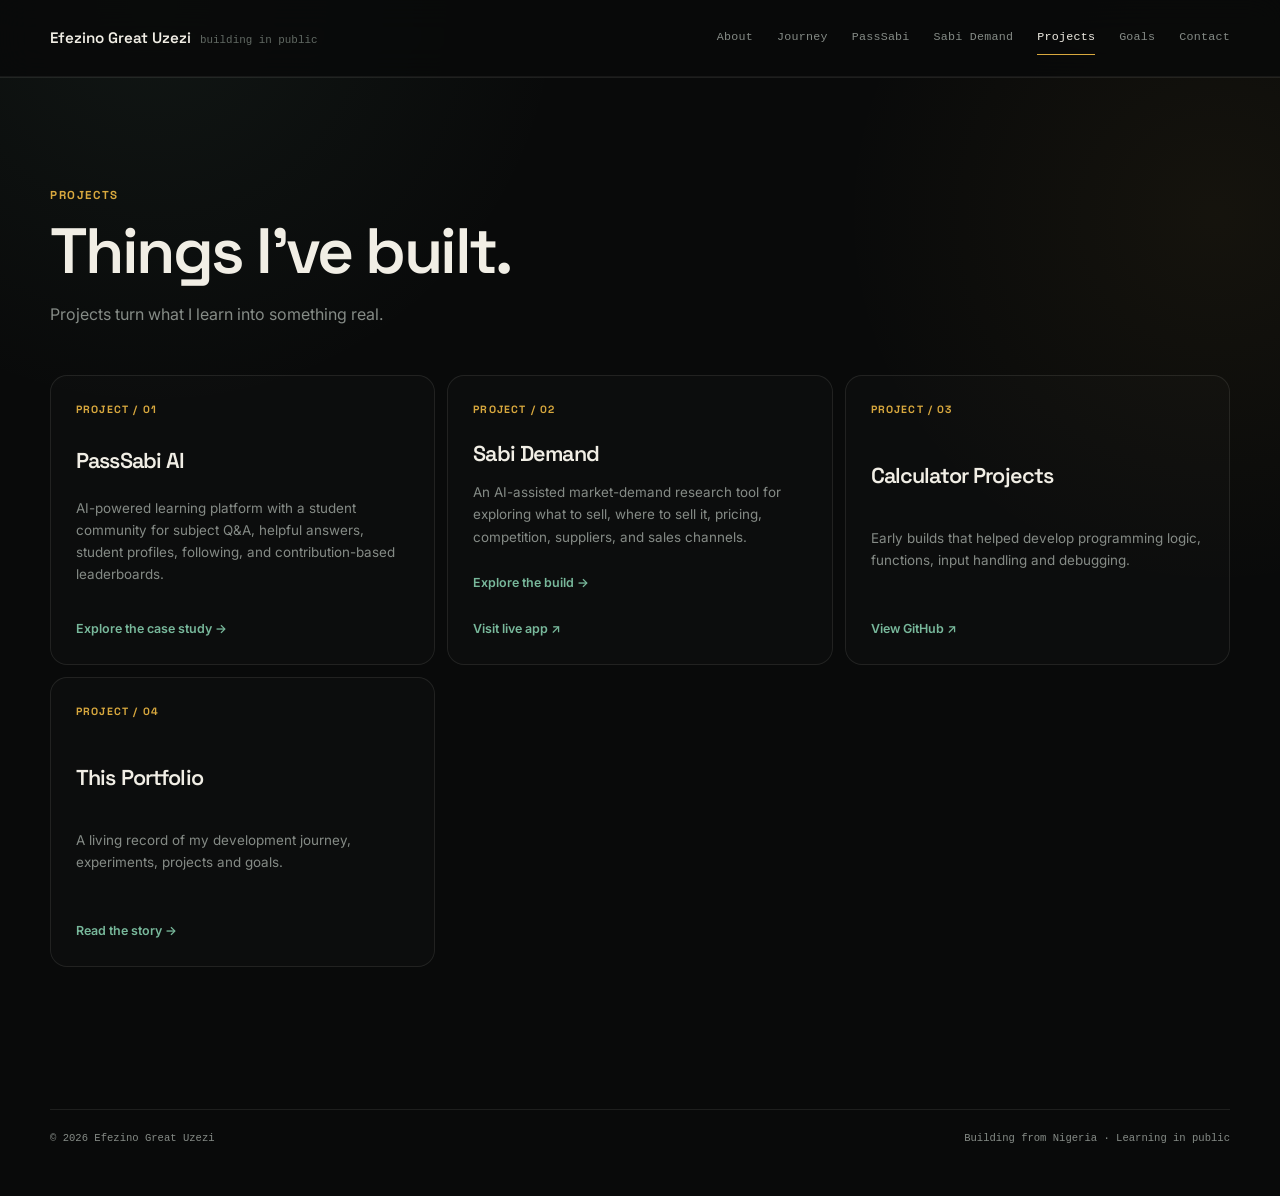
<file: projects.html>
<!DOCTYPE html>
<html lang="en">
<head>
  <meta charset="UTF-8" />
  <meta name="viewport" content="width=device-width, initial-scale=1.0" />

  <title>Projects | Efezino Great Uzezi</title>

  <meta name="description" content="A look at the projects Efezino Great Uzezi has built, from early calculator apps to PassSabi AI and Sabi Demand." />
  <meta name="author" content="Efezino Great Uzezi" />
  <meta name="google-site-verification" content="Mf2dahPoH0BTtR7LbX8cLjKeB5iDqpVoZl4-OnSvenU" />

  <meta property="og:title" content="Projects | Efezino Great Uzezi" />
  <meta property="og:description" content="A look at the projects Efezino Great Uzezi has built, including PassSabi AI and Sabi Demand." />
  <meta property="og:type" content="website" />

  <meta name="theme-color" content="#090a0a" />

  <link rel="icon" href="passsabi-icon.jpg" />

  <link rel="preconnect" href="https://fonts.googleapis.com" />
  <link rel="preconnect" href="https://fonts.gstatic.com" crossorigin />
  <link
    href="https://fonts.googleapis.com/css2?family=Inter:wght@400;500;600&family=Space+Grotesk:wght@500;600;700&display=swap"
    rel="stylesheet"
  />

  <!-- Global design system -->
  <link rel="stylesheet" href="css/variables.css" />
  <link rel="stylesheet" href="css/reset.css" />
  <link rel="stylesheet" href="css/base.css" />

  <!-- Component styles -->
  <link rel="stylesheet" href="css/header.css" />
  <link rel="stylesheet" href="css/hero.css" />
  <link rel="stylesheet" href="css/about.css" />
  <link rel="stylesheet" href="css/skills.css" />
  <link rel="stylesheet" href="css/journey.css" />
  <link rel="stylesheet" href="css/passsabi.css" />
  <link rel="stylesheet" href="css/projects.css" />
  <link rel="stylesheet" href="css/goals.css" />
  <link rel="stylesheet" href="css/philosophy.css" />
  <link rel="stylesheet" href="css/contact.css" />
  <link rel="stylesheet" href="css/footer.css" />
  <link rel="stylesheet" href="css/home.css" />
  <link rel="stylesheet" href="css/responsive.css" />
</head>
<body>
  <a class="skip-link" href="#main-content">Skip to content</a>

  <!-- ==================================================
       SITE HEADER
  =================================================== -->
  <header class="site-header">
    <div class="container header-inner">
      <a class="site-brand" href="index.html">
        <span class="site-brand__name">Efezino Great Uzezi</span>
        <span class="site-brand__status">building in public</span>
      </a>

      <input type="checkbox" id="nav-toggle" class="nav-toggle-input" />
      <label for="nav-toggle" class="menu-toggle" aria-label="Toggle navigation">
        <span></span><span></span>
      </label>

      <nav class="site-nav" aria-label="Primary navigation">
      <a href="about.html">About</a>
      <a href="journey.html">Journey</a>
      <a href="passsabi.html">PassSabi</a>
      <a href="sabi-demand.html">Sabi Demand</a>
      <a href="projects.html" class="is-active">Projects</a>
      <a href="goals.html">Goals</a>
      <a href="contact.html">Contact</a>
      </nav>
    </div>
  </header>

  <main id="main-content">

    <section id="projects" class="section projects-section" aria-labelledby="projects-title">
      <div class="container">
        <div class="section-heading">
          <p class="section-kicker">Projects</p>
          <h2 id="projects-title">Things I've built.</h2>
          <p class="section-intro">Projects turn what I learn into something real.</p>
        </div>

        <div class="projects-grid">
          <article class="project-card">
            <p class="project-card__number">PROJECT / 01</p>
            <h3>PassSabi AI</h3>
            <p>AI-powered learning platform with a student community for subject Q&amp;A, helpful answers, student profiles, following, and contribution-based leaderboards.</p>
            <a href="passsabi.html">Explore the case study →</a>
          </article>

          <article class="project-card">
            <p class="project-card__number">PROJECT / 02</p>
            <h3>Sabi Demand</h3>
            <p>An AI-assisted market-demand research tool for exploring what to sell, where to sell it, pricing, competition, suppliers, and sales channels.</p>
            <a href="sabi-demand.html">Explore the build →</a>
            <a href="https://sabi-demand.vercel.app" target="_blank" rel="noopener noreferrer">Visit live app ↗</a>
          </article>

          <article class="project-card">
            <p class="project-card__number">PROJECT / 03</p>
            <h3>Calculator Projects</h3>
            <p>Early builds that helped develop programming logic, functions, input handling and debugging.</p>
            <a href="https://github.com/Efezinocode" target="_blank" rel="noopener noreferrer">View GitHub ↗</a>
          </article>

          <article class="project-card">
            <p class="project-card__number">PROJECT / 04</p>
            <h3>This Portfolio</h3>
            <p>A living record of my development journey, experiments, projects and goals.</p>
            <a href="about.html">Read the story →</a>
          </article>
        </div>
      </div>
    </section>
  </main>

  <!-- ==================================================
       FOOTER
  =================================================== -->
  <footer class="site-footer">
    <div class="container footer-inner">
      <p>&copy; <span data-current-year></span> Efezino Great Uzezi</p>
      <p>Building from Nigeria &middot; Learning in public</p>
    </div>
  </footer>

  <script src="js/main.js"></script>
</body>
</html>
</file>
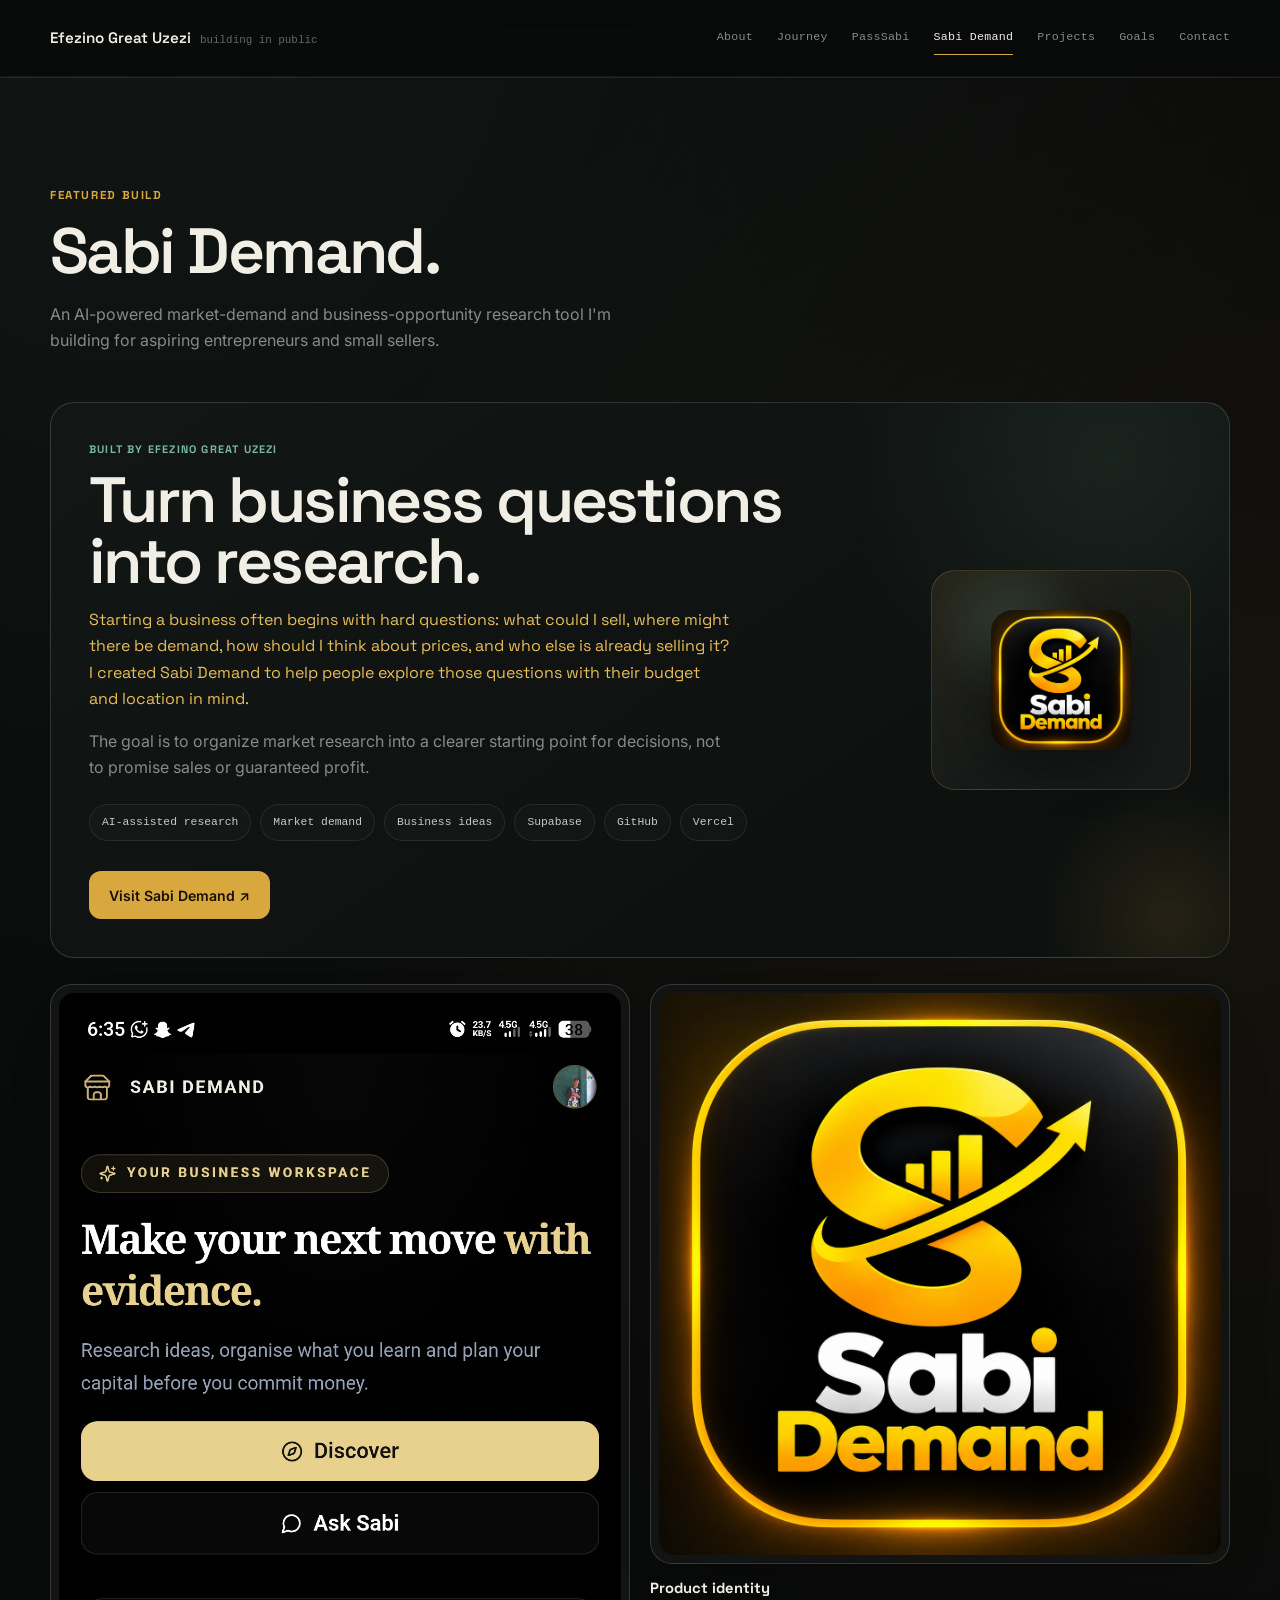
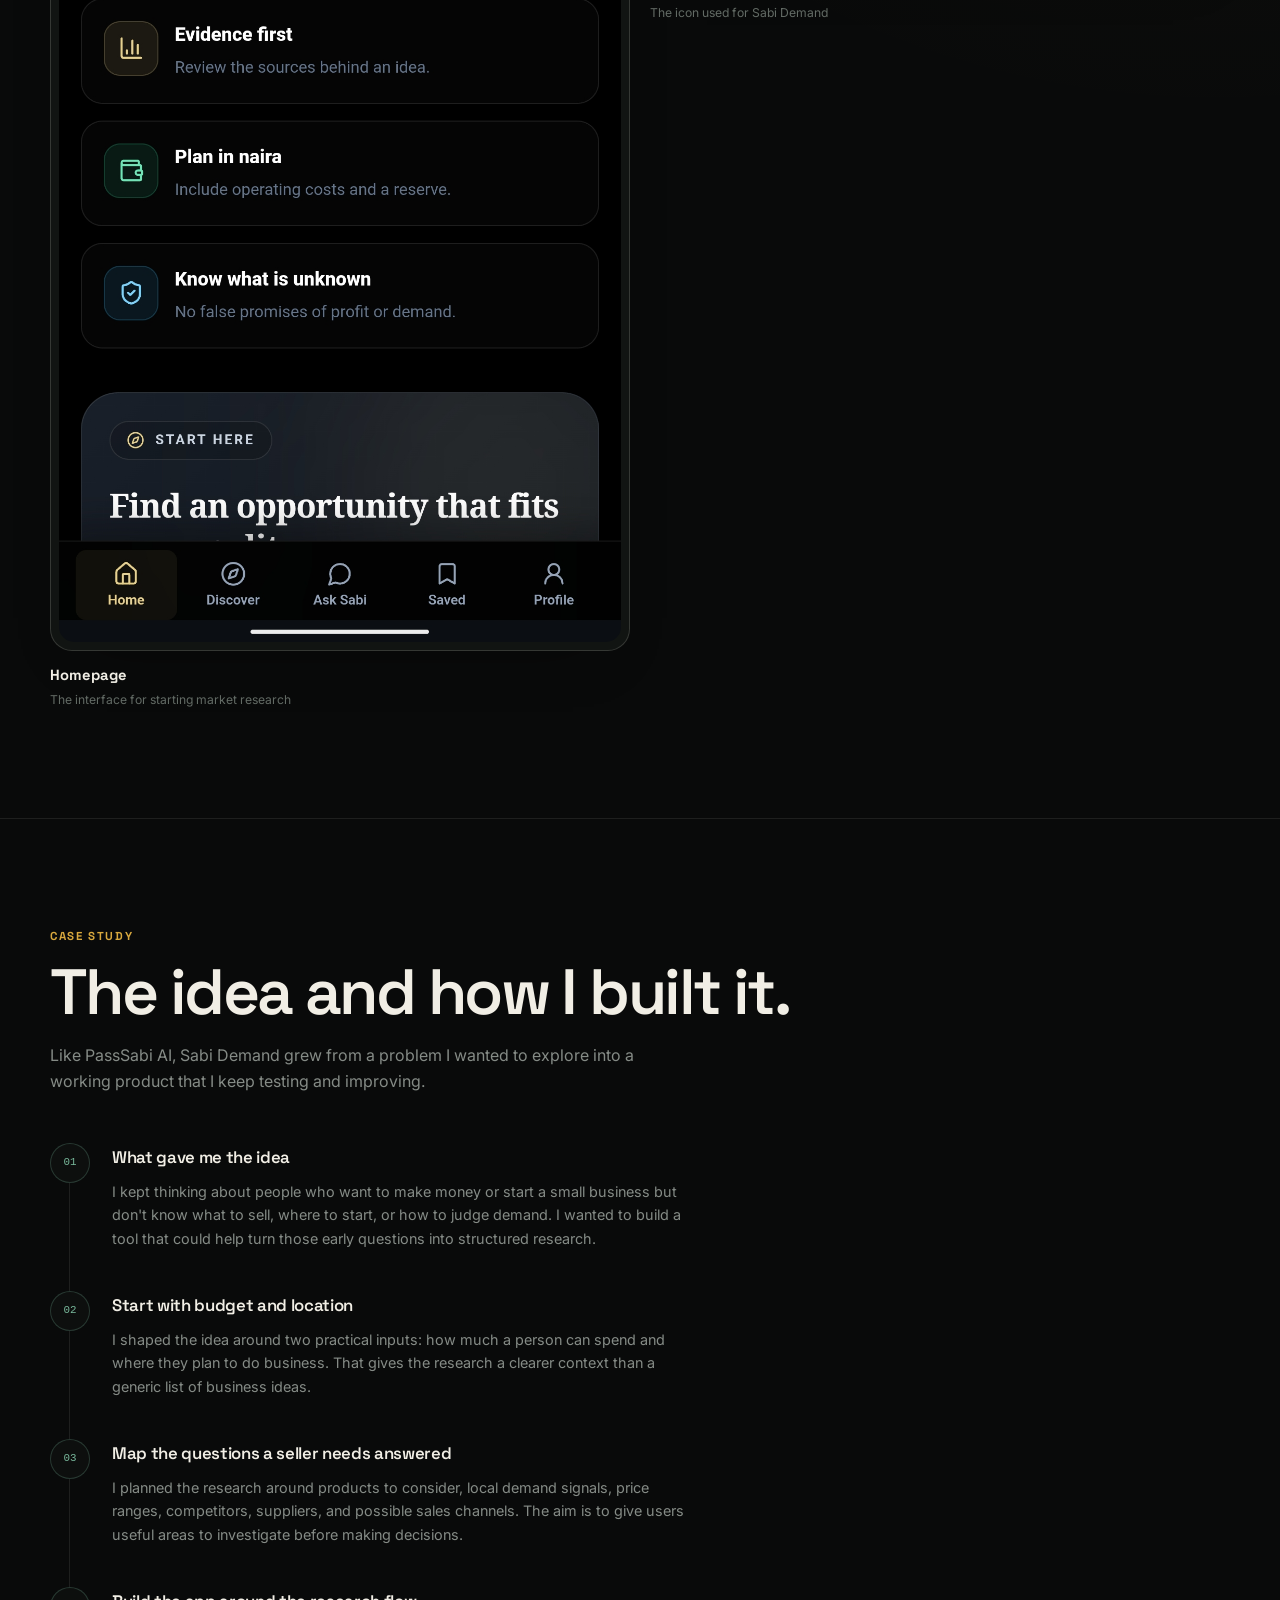
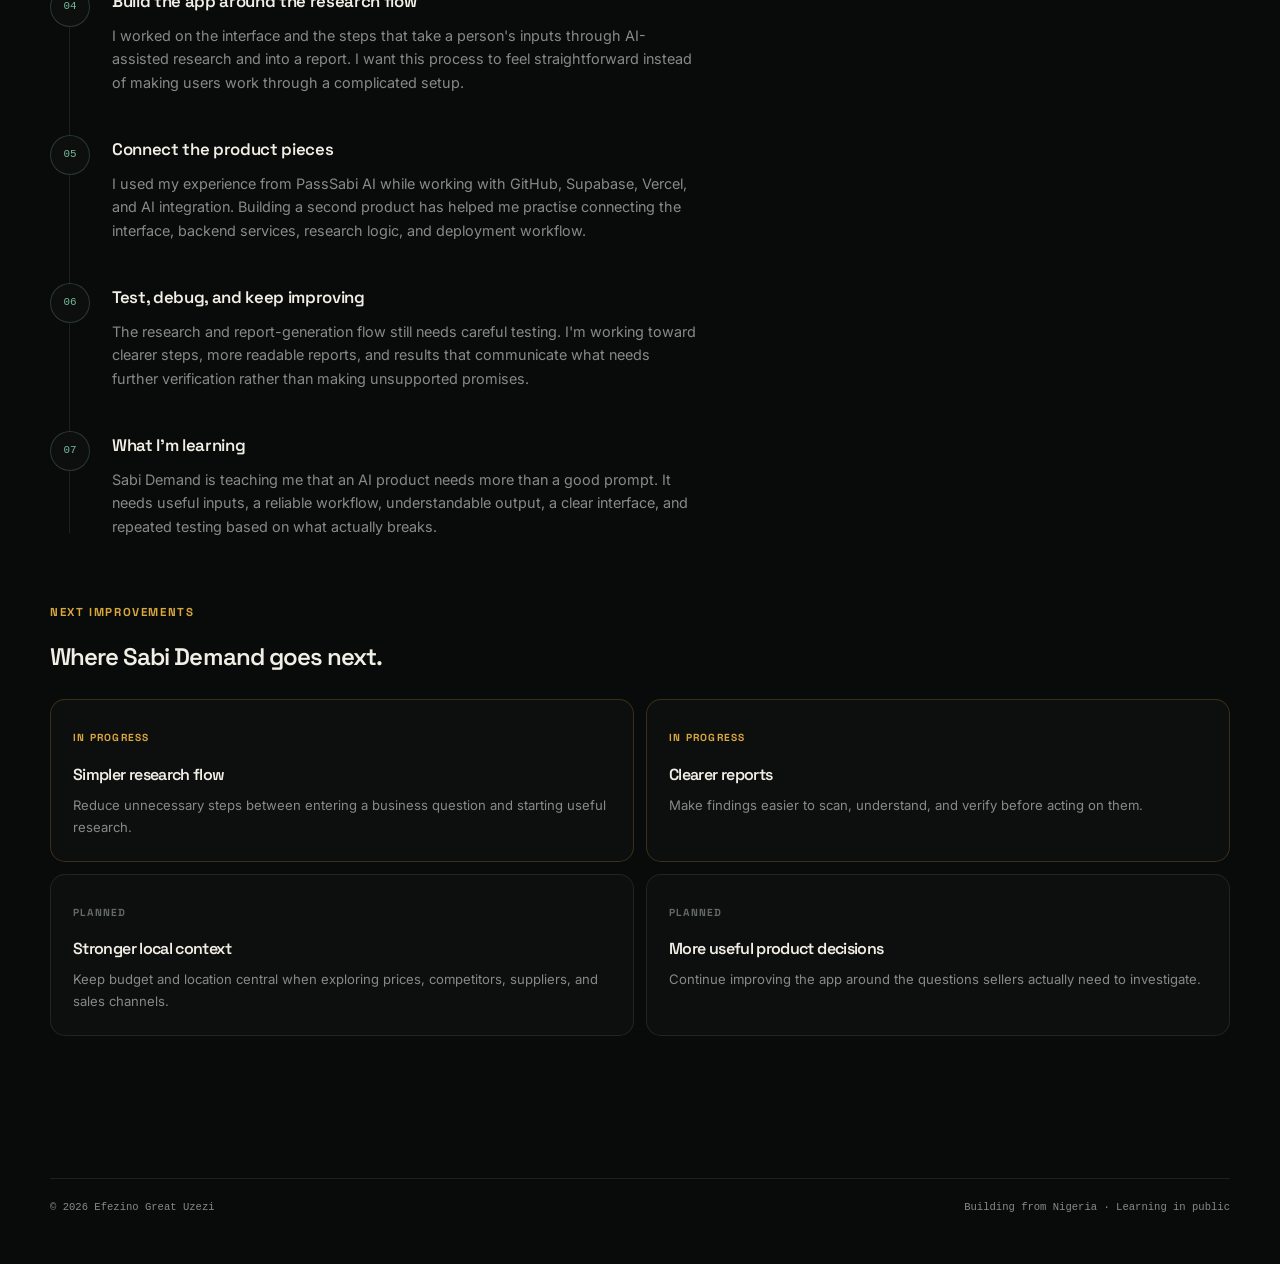
<file: sabi-demand.html>
<!DOCTYPE html>
<html lang="en">
<head>
  <meta charset="UTF-8" />
  <meta name="viewport" content="width=device-width, initial-scale=1.0" />

  <title>Sabi Demand | Efezino Great Uzezi</title>
  <meta name="description" content="Sabi Demand is an AI-powered market-demand and business-opportunity research project built by Efezino Great Uzezi." />
  <meta name="author" content="Efezino Great Uzezi" />
  <meta property="og:title" content="Sabi Demand | Efezino Great Uzezi" />
  <meta property="og:description" content="Explore the idea, development journey, and design of Sabi Demand, an AI-assisted market research tool for aspiring entrepreneurs and small sellers." />
  <meta property="og:type" content="website" />
  <meta name="theme-color" content="#090a0a" />

  <link rel="preconnect" href="https://fonts.googleapis.com" />
  <link rel="preconnect" href="https://fonts.gstatic.com" crossorigin />
  <link href="https://fonts.googleapis.com/css2?family=Inter:wght@400;500;600&family=Space+Grotesk:wght@500;600;700&display=swap" rel="stylesheet" />

  <!-- Shared portfolio design system -->
  <link rel="stylesheet" href="css/variables.css" />
  <link rel="stylesheet" href="css/reset.css" />
  <link rel="stylesheet" href="css/base.css" />
  <link rel="stylesheet" href="css/header.css" />
  <link rel="stylesheet" href="css/hero.css" />
  <link rel="stylesheet" href="css/about.css" />
  <link rel="stylesheet" href="css/skills.css" />
  <link rel="stylesheet" href="css/journey.css" />
  <link rel="stylesheet" href="css/passsabi.css" />
  <link rel="stylesheet" href="css/projects.css" />
  <link rel="stylesheet" href="css/goals.css" />
  <link rel="stylesheet" href="css/philosophy.css" />
  <link rel="stylesheet" href="css/contact.css" />
  <link rel="stylesheet" href="css/footer.css" />
  <link rel="stylesheet" href="css/home.css" />
  <link rel="stylesheet" href="css/responsive.css" />
</head>
<body>
  <a class="skip-link" href="#main-content">Skip to content</a>

  <header class="site-header">
    <div class="container header-inner">
      <a class="site-brand" href="index.html">
        <span class="site-brand__name">Efezino Great Uzezi</span>
        <span class="site-brand__status">building in public</span>
      </a>

      <input type="checkbox" id="nav-toggle" class="nav-toggle-input" />
      <label for="nav-toggle" class="menu-toggle" aria-label="Toggle navigation">
        <span></span><span></span>
      </label>

      <nav class="site-nav" aria-label="Primary navigation">
        <a href="about.html">About</a>
        <a href="journey.html">Journey</a>
        <a href="passsabi.html">PassSabi</a>
        <a href="sabi-demand.html" class="is-active">Sabi Demand</a>
        <a href="projects.html">Projects</a>
        <a href="goals.html">Goals</a>
        <a href="contact.html">Contact</a>
      </nav>
    </div>
  </header>

  <main id="main-content">
    <section id="sabi-demand" class="section passsabi-section" aria-labelledby="sabi-demand-title">
      <div class="container">
        <div class="section-heading">
          <p class="section-kicker">Featured build</p>
          <h2 id="sabi-demand-title">Sabi Demand.</h2>
          <p class="section-intro">
            An AI-powered market-demand and business-opportunity research tool I'm building for aspiring entrepreneurs and small sellers.
          </p>
        </div>

        <div class="featured-project">
          <div class="featured-project__content">
            <p class="project-label">BUILT BY EFEZINO GREAT UZEZI</p>
            <h3>Turn business questions into research.</h3>
            <p>
              Starting a business often begins with hard questions: what could I sell, where might there be demand, how should I think about prices, and who else is already selling it? I created Sabi Demand to help people explore those questions with their budget and location in mind.
            </p>
            <p>
              The goal is to organize market research into a clearer starting point for decisions, not to promise sales or guaranteed profit.
            </p>

            <div class="skill-list skill-list--compact">
              <span class="skill-tag">AI-assisted research</span>
              <span class="skill-tag">Market demand</span>
              <span class="skill-tag">Business ideas</span>
              <span class="skill-tag">Supabase</span>
              <span class="skill-tag">GitHub</span>
              <span class="skill-tag">Vercel</span>
            </div>

            <div class="button-row">
              <a class="button button--primary" href="https://sabi-demand.vercel.app" target="_blank" rel="noopener noreferrer">
                Visit Sabi Demand ↗
              </a>
            </div>
          </div>

          <div class="featured-project__mark">
            <img src="./SABI-Demand/Icon.png" alt="Sabi Demand app icon" />
          </div>
        </div>

        <div class="showcase-grid" aria-label="Sabi Demand project images">
          <figure class="showcase-card">
            <div class="showcase-card__image-wrap">
              <img src="./SABI-Demand/homepage.jpg" alt="Sabi Demand homepage interface" loading="lazy" />
            </div>
            <figcaption>
              <strong>Homepage</strong>
              <span>The interface for starting market research</span>
            </figcaption>
          </figure>
          <figure class="showcase-card">
            <div class="showcase-card__image-wrap">
              <img src="./SABI-Demand/Icon.png" alt="Sabi Demand product icon" loading="lazy" />
            </div>
            <figcaption>
              <strong>Product identity</strong>
              <span>The icon used for Sabi Demand</span>
            </figcaption>
          </figure>
        </div>
      </div>
    </section>

    <section id="sabi-demand-story" class="section passsabi-story-section" aria-labelledby="sabi-demand-story-title">
      <div class="container">
        <div class="section-heading">
          <p class="section-kicker">Case study</p>
          <h2 id="sabi-demand-story-title">The idea and how I built it.</h2>
          <p class="section-intro">
            Like PassSabi AI, Sabi Demand grew from a problem I wanted to explore into a working product that I keep testing and improving.
          </p>
        </div>

        <div class="timeline timeline--project">
          <article class="timeline-item">
            <span class="timeline-item__number">01</span>
            <div>
              <h3>What gave me the idea</h3>
              <p>
                I kept thinking about people who want to make money or start a small business but don't know what to sell, where to start, or how to judge demand. I wanted to build a tool that could help turn those early questions into structured research.
              </p>
            </div>
          </article>

          <article class="timeline-item">
            <span class="timeline-item__number">02</span>
            <div>
              <h3>Start with budget and location</h3>
              <p>
                I shaped the idea around two practical inputs: how much a person can spend and where they plan to do business. That gives the research a clearer context than a generic list of business ideas.
              </p>
            </div>
          </article>

          <article class="timeline-item">
            <span class="timeline-item__number">03</span>
            <div>
              <h3>Map the questions a seller needs answered</h3>
              <p>
                I planned the research around products to consider, local demand signals, price ranges, competitors, suppliers, and possible sales channels. The aim is to give users useful areas to investigate before making decisions.
              </p>
            </div>
          </article>

          <article class="timeline-item">
            <span class="timeline-item__number">04</span>
            <div>
              <h3>Build the app around the research flow</h3>
              <p>
                I worked on the interface and the steps that take a person's inputs through AI-assisted research and into a report. I want this process to feel straightforward instead of making users work through a complicated setup.
              </p>
            </div>
          </article>

          <article class="timeline-item">
            <span class="timeline-item__number">05</span>
            <div>
              <h3>Connect the product pieces</h3>
              <p>
                I used my experience from PassSabi AI while working with GitHub, Supabase, Vercel, and AI integration. Building a second product has helped me practise connecting the interface, backend services, research logic, and deployment workflow.
              </p>
            </div>
          </article>

          <article class="timeline-item">
            <span class="timeline-item__number">06</span>
            <div>
              <h3>Test, debug, and keep improving</h3>
              <p>
                The research and report-generation flow still needs careful testing. I'm working toward clearer steps, more readable reports, and results that communicate what needs further verification rather than making unsupported promises.
              </p>
            </div>
          </article>

          <article class="timeline-item">
            <span class="timeline-item__number">07</span>
            <div>
              <h3>What I'm learning</h3>
              <p>
                Sabi Demand is teaching me that an AI product needs more than a good prompt. It needs useful inputs, a reliable workflow, understandable output, a clear interface, and repeated testing based on what actually breaks.
              </p>
            </div>
          </article>
        </div>

        <div class="roadmap-block">
          <div class="roadmap-block__heading">
            <p class="section-kicker">Next improvements</p>
            <h3>Where Sabi Demand goes next.</h3>
          </div>
          <div class="roadmap-grid">
            <article class="roadmap-card roadmap-card--progress">
              <span>IN PROGRESS</span>
              <h4>Simpler research flow</h4>
              <p>Reduce unnecessary steps between entering a business question and starting useful research.</p>
            </article>
            <article class="roadmap-card roadmap-card--progress">
              <span>IN PROGRESS</span>
              <h4>Clearer reports</h4>
              <p>Make findings easier to scan, understand, and verify before acting on them.</p>
            </article>
            <article class="roadmap-card">
              <span>PLANNED</span>
              <h4>Stronger local context</h4>
              <p>Keep budget and location central when exploring prices, competitors, suppliers, and sales channels.</p>
            </article>
            <article class="roadmap-card">
              <span>PLANNED</span>
              <h4>More useful product decisions</h4>
              <p>Continue improving the app around the questions sellers actually need to investigate.</p>
            </article>
          </div>
        </div>
      </div>
    </section>
  </main>

  <footer class="site-footer">
    <div class="container footer-inner">
      <p>&copy; <span data-current-year></span> Efezino Great Uzezi</p>
      <p>Building from Nigeria &middot; Learning in public</p>
    </div>
  </footer>

  <script src="js/main.js"></script>
</body>
</html>
</file>
<file: css/variables.css>
:root {
  --bg: #090a0a;
  --bg-soft: #0d0f0e;
  --surface: #111412;
  --surface-2: #171a18;
  --surface-3: #1c211e;

  --text: #f1eee5;
  --text-soft: #c7c9c3;
  --muted: #858b86;
  --muted-2: #626a64;

  --accent: #d8a83e;
  --accent-bright: #e8bc5a;
  --accent-soft: rgba(216, 168, 62, 0.12);
  --green: #78b89b;
  --green-soft: rgba(120, 184, 155, 0.12);

  --border: rgba(241, 238, 229, 0.09);
  --border-strong: rgba(241, 238, 229, 0.16);
  --shadow: rgba(0, 0, 0, 0.45);

  --container: 1180px;
  --gutter: 28px;
  --radius-sm: 10px;
  --radius-md: 16px;
  --radius-lg: 24px;
  --radius-xl: 32px;

  --ease: cubic-bezier(0.22, 1, 0.36, 1);
}
</file>
<file: css/base.css>
body {
  min-width: 320px;
  overflow-x: hidden;
  background:
    radial-gradient(circle at 12% 0%, rgba(120, 184, 155, 0.07), transparent 25%),
    radial-gradient(circle at 95% 18%, rgba(216, 168, 62, 0.06), transparent 24%),
    var(--bg);
  color: var(--text);
  font-family: "Inter", sans-serif;
  line-height: 1.65;
  -webkit-font-smoothing: antialiased;
  text-rendering: optimizeLegibility;
}

body::before {
  content: "";
  position: fixed;
  inset: 0;
  pointer-events: none;
  opacity: 0.035;
  background-image:
    linear-gradient(rgba(255, 255, 255, 0.08) 1px, transparent 1px),
    linear-gradient(90deg, rgba(255, 255, 255, 0.08) 1px, transparent 1px);
  background-size: 42px 42px;
  mask-image: linear-gradient(to bottom, black, transparent 70%);
  z-index: -1;
}

body,
button,
a {
  cursor: default;
}

a,
button {
  cursor: pointer;
}

h1,
h2,
h3,
h4,
.site-brand__name,
.section-kicker,
.eyebrow,
.hero__role,
.project-label,
.roadmap-card span,
.project-card__number,
.philosophy__quote {
  font-family: "Space Grotesk", sans-serif;
}

h1,
h2,
h3,
h4 {
  color: var(--text);
  font-weight: 600;
  letter-spacing: -0.04em;
}

p {
  color: var(--muted);
}

.container {
  width: min(calc(100% - (var(--gutter) * 2)), var(--container));
  margin-inline: auto;
}

.section {
  position: relative;
  padding-block: 108px;
  border-top: 1px solid var(--border);
}

.section-heading {
  max-width: 760px;
  margin-bottom: 48px;
}

.section-kicker {
  margin-bottom: 15px;
  color: var(--accent);
  font-size: 0.72rem;
  font-weight: 700;
  letter-spacing: 0.14em;
  text-transform: uppercase;
}

.section-heading h2 {
  font-size: clamp(2.2rem, 5vw, 4.5rem);
  line-height: 0.98;
}

.section-intro {
  max-width: 62ch;
  margin-top: 18px;
  font-size: 1rem;
}

.button-row {
  display: flex;
  flex-wrap: wrap;
  gap: 12px;
  margin-top: 30px;
}

.button {
  display: inline-flex;
  min-height: 48px;
  align-items: center;
  justify-content: center;
  padding: 0 19px;
  border: 1px solid transparent;
  border-radius: 12px;
  text-decoration: none;
  font-size: 0.88rem;
  font-weight: 600;
  transition:
    transform 180ms var(--ease),
    border-color 180ms ease,
    background 180ms ease,
    color 180ms ease;
}

.button:hover {
  transform: translateY(-2px);
}

.button--primary {
  background: var(--accent);
  color: #161107;
}

.button--primary:hover {
  background: var(--accent-bright);
}

.button--ghost {
  border-color: var(--border-strong);
  color: var(--text-soft);
  background: rgba(255, 255, 255, 0.015);
}

.button--ghost:hover {
  border-color: rgba(241, 238, 229, 0.3);
  color: var(--text);
  background: rgba(255, 255, 255, 0.03);
}

.skip-link {
  position: fixed;
  top: 12px;
  left: 12px;
  z-index: 1000;
  transform: translateY(-150%);
  padding: 10px 14px;
  border-radius: 10px;
  background: var(--accent);
  color: #161107;
  text-decoration: none;
  font-weight: 700;
  transition: transform 180ms ease;
}

.skip-link:focus {
  transform: translateY(0);
}

.reveal {
  opacity: 0;
  transform: translateY(16px);
  animation: reveal-up 800ms var(--ease) forwards;
}

.reveal--delay {
  animation-delay: 120ms;
}

@keyframes reveal-up {
  to {
    opacity: 1;
    transform: translateY(0);
  }
}

@media (prefers-reduced-motion: reduce) {
  html {
    scroll-behavior: auto;
  }

  .reveal {
    opacity: 1;
    transform: none;
    animation: none;
  }

  .button {
    transition: none;
  }
}
</file>
<file: css/header.css>
/* ==================================================
   SITE HEADER
   Nav uses a checkbox + label (no JavaScript) so the
   mobile menu can never break due to a script failing
   to load.
================================================== */

.site-header {
  position: sticky;
  top: 0;
  z-index: 100;
  border-bottom: 1px solid rgba(241, 238, 229, 0.06);
  background: rgba(9, 10, 10, 0.86);
  backdrop-filter: blur(16px);
}

.header-inner {
  position: relative;
  min-height: 76px;
  display: flex;
  flex-wrap: wrap;
  align-items: center;
  justify-content: space-between;
  gap: 14px 20px;
  padding-block: 14px;
}

.site-brand {
  display: inline-flex;
  min-width: 0;
  align-items: baseline;
  gap: 9px;
  color: var(--text);
  text-decoration: none;
}

.site-brand__name {
  font-size: 0.95rem;
  font-weight: 600;
  white-space: nowrap;
}

.site-brand__status {
  color: var(--muted-2);
  font-family: ui-monospace, SFMono-Regular, Menlo, monospace;
  font-size: 0.68rem;
  white-space: nowrap;
}

.site-nav {
  display: flex;
  align-items: center;
  gap: 24px;
}

.site-nav a {
  position: relative;
  color: var(--muted);
  text-decoration: none;
  font-family: ui-monospace, SFMono-Regular, Menlo, monospace;
  font-size: 0.73rem;
  letter-spacing: 0.02em;
  transition: color 180ms ease;
  white-space: nowrap;
}

.site-nav a::after {
  content: "";
  position: absolute;
  right: 0;
  bottom: -7px;
  left: 0;
  height: 1px;
  transform: scaleX(0);
  transform-origin: left;
  background: var(--accent);
  transition: transform 180ms var(--ease);
}

.site-nav a:hover,
.site-nav a.is-active {
  color: var(--text);
}

.site-nav a:hover::after,
.site-nav a.is-active::after {
  transform: scaleX(1);
}

/* Checkbox driving the mobile menu — visually hidden,
   still focusable/operable for keyboard + screen readers. */
.nav-toggle-input {
  position: absolute;
  width: 1px;
  height: 1px;
  overflow: hidden;
  clip: rect(0, 0, 0, 0);
  white-space: nowrap;
}

.menu-toggle {
  display: none;
  align-items: center;
  justify-content: center;
  width: 44px;
  height: 44px;
  border: 1px solid var(--border-strong);
  border-radius: 10px;
  background: var(--surface);
  cursor: pointer;
}

.menu-toggle span {
  display: block;
  width: 18px;
  height: 1px;
  background: var(--text);
  transition: transform 180ms var(--ease), opacity 180ms ease;
}

.menu-toggle span + span {
  margin-top: 5px;
}

.nav-toggle-input:focus-visible + .menu-toggle {
  outline: 2px solid var(--accent);
  outline-offset: 2px;
}

/* Shown only on the homepage. "Home" has no nav link of its own,
   so this gives the same current-page indicator the other six
   nav items already get via .site-nav a.is-active. */
.site-brand.is-home {
  position: relative;
}

.site-brand.is-home::after {
  content: "";
  position: absolute;
  right: 0;
  bottom: -9px;
  left: 0;
  height: 1px;
  background: var(--accent);
}
</file>
<file: css/hero.css>
.hero {
  min-height: calc(100vh - 76px);
  display: flex;
  align-items: center;
  padding-block: 88px 110px;
}

.hero__grid {
  display: grid;
  grid-template-columns: minmax(0, 1.1fr) minmax(340px, 0.9fr);
  gap: clamp(50px, 8vw, 110px);
  align-items: center;
}

.eyebrow {
  display: inline-flex;
  align-items: center;
  gap: 9px;
  margin-bottom: 22px;
  color: var(--muted);
  font-size: 0.72rem;
  font-weight: 600;
  letter-spacing: 0.13em;
  text-transform: uppercase;
}

.eyebrow__dot {
  width: 7px;
  height: 7px;
  border-radius: 999px;
  background: var(--green);
  box-shadow: 0 0 0 5px var(--green-soft);
}

.hero__title {
  max-width: 900px;
  font-size: clamp(4rem, 9vw, 8.4rem);
  line-height: 0.88;
}

.hero__title span {
  color: var(--accent);
}

.hero__role {
  margin-top: 24px;
  color: var(--green);
  font-size: clamp(0.9rem, 2vw, 1.08rem);
  font-weight: 500;
}

.hero__lede {
  max-width: 63ch;
  margin-top: 17px;
  font-size: 1.02rem;
}

.hero__visual {
  justify-self: end;
  width: min(100%, 430px);
}

.hero__label {
  margin-bottom: 11px;
  color: var(--muted-2);
  font-family: ui-monospace, SFMono-Regular, Menlo, monospace;
  font-size: 0.64rem;
  letter-spacing: 0.14em;
}

.device-card {
  position: relative;
  overflow: hidden;
  border: 1px solid var(--border-strong);
  border-radius: 26px;
  background:
    linear-gradient(155deg, rgba(255, 255, 255, 0.045), transparent 42%),
    var(--surface);
  box-shadow: 0 30px 90px -36px var(--shadow);
  transform: rotate(1.5deg);
}

.device-card::before {
  content: "";
  position: absolute;
  inset: 0;
  background: radial-gradient(circle at 95% 5%, rgba(216, 168, 62, 0.12), transparent 28%);
  pointer-events: none;
}

.device-card__topbar,
.device-card__footer {
  display: flex;
  align-items: center;
  justify-content: space-between;
  gap: 12px;
  padding: 16px 18px;
  border-bottom: 1px solid var(--border);
  font-family: ui-monospace, SFMono-Regular, Menlo, monospace;
  font-size: 0.67rem;
}

.device-card__footer {
  border-top: 1px solid var(--border);
  border-bottom: 0;
  color: var(--muted);
}

.device-card__dot {
  width: 8px;
  height: 8px;
  margin-right: auto;
  border-radius: 50%;
  background: var(--green);
  box-shadow: 0 0 12px rgba(120, 184, 155, 0.4);
}

.device-card__live {
  color: var(--accent);
}

.device-card__screen {
  min-height: 390px;
  display: flex;
  flex-direction: column;
  justify-content: center;
  gap: 11px;
  padding: 34px 24px;
  background:
    linear-gradient(rgba(255, 255, 255, 0.02) 1px, transparent 1px),
    var(--surface-2);
  background-size: 100% 42px;
}

.chat-message {
  width: fit-content;
  max-width: 83%;
  padding: 11px 13px;
  border: 1px solid var(--border);
  border-radius: 14px;
  background: var(--surface-3);
  color: var(--text-soft);
  font-size: 0.78rem;
}

.chat-message--user {
  margin-left: auto;
  border-color: rgba(216, 168, 62, 0.28);
  background: var(--accent-soft);
  color: var(--accent-bright);
}
</file>
<file: css/about.css>
.about__grid {
  display: grid;
  grid-template-columns: minmax(0, 1.1fr) minmax(320px, 0.9fr);
  gap: 70px;
  align-items: start;
}

.about__copy p {
  max-width: 66ch;
  font-size: 1.02rem;
}

.about__copy p + p {
  margin-top: 20px;
}

.about__copy strong {
  color: var(--text);
}

.about__copy blockquote {
  max-width: 58ch;
  margin: 35px 0;
  padding-left: 20px;
  border-left: 2px solid var(--accent);
  color: var(--text);
  font-family: "Space Grotesk", sans-serif;
  font-size: clamp(1.3rem, 2.5vw, 1.8rem);
  line-height: 1.2;
}

.about__side {
  display: grid;
  gap: 20px;
}

.about__photo {
  margin: 0;
  overflow: hidden;
  border: 1px solid var(--border);
  border-radius: 16px;
  background: var(--surface);
}

.about__photo img {
  display: block;
  width: 100%;
  aspect-ratio: 4 / 3;
  object-fit: cover;
}

.about__photo figcaption {
  padding: 12px 14px;
  border-top: 1px solid var(--border);
  color: var(--muted-2);
  font-family: ui-monospace, SFMono-Regular, Menlo, monospace;
  font-size: 0.72rem;
}

.stats-grid {
  display: grid;
  gap: 11px;
}

.stat-card {
  display: grid;
  grid-template-columns: 38px 1fr;
  column-gap: 14px;
  row-gap: 1px;
  padding: 20px;
  border: 1px solid var(--border);
  border-radius: 15px;
  background: rgba(255, 255, 255, 0.018);
}

.stat-card__number {
  grid-row: 1 / span 2;
  color: var(--accent);
  font-family: ui-monospace, SFMono-Regular, Menlo, monospace;
  font-size: 0.68rem;
  padding-top: 2px;
}

.stat-card strong {
  font-family: "Space Grotesk", sans-serif;
  font-size: 1.02rem;
}

.stat-card > span:last-child {
  color: var(--muted-2);
  font-size: 0.74rem;
}
</file>
<file: css/skills.css>
.skill-list {
  display: flex;
  flex-wrap: wrap;
  gap: 9px;
  max-width: 920px;
}

.skill-tag {
  padding: 8px 12px;
  border: 1px solid var(--border);
  border-radius: 999px;
  background: rgba(255, 255, 255, 0.018);
  color: var(--text-soft);
  font-family: ui-monospace, SFMono-Regular, Menlo, monospace;
  font-size: 0.71rem;
  transition:
    border-color 180ms ease,
    color 180ms ease,
    background 180ms ease;
}

.skill-tag:hover {
  border-color: rgba(216, 168, 62, 0.38);
  background: var(--accent-soft);
  color: var(--accent-bright);
}

.learning-note {
  max-width: 780px;
  margin-top: 34px;
  padding: 20px 22px;
  border: 1px solid var(--border);
  border-left: 2px solid var(--green);
  border-radius: 14px;
  background: var(--surface);
  color: var(--muted);
  font-size: 0.9rem;
}

.learning-note strong {
  color: var(--green);
}
</file>
<file: css/journey.css>
.journey__photo {
  max-width: 380px;
  margin: 0 0 36px;
  overflow: hidden;
  border: 1px solid var(--border);
  border-radius: 16px;
  background: var(--surface);
}

.journey__photo img {
  display: block;
  width: 100%;
}

.journey__photo figcaption {
  padding: 11px 14px;
  border-top: 1px solid var(--border);
  color: var(--muted-2);
  font-family: ui-monospace, SFMono-Regular, Menlo, monospace;
  font-size: 0.7rem;
}

.timeline {
  position: relative;
  max-width: 900px;
}

.timeline::before {
  content: "";
  position: absolute;
  top: 6px;
  bottom: 6px;
  left: 19px;
  width: 1px;
  background: var(--border);
}

.timeline-item {
  position: relative;
  display: grid;
  grid-template-columns: 40px 1fr;
  gap: 22px;
  padding-bottom: 40px;
}

.timeline-item:last-child {
  padding-bottom: 0;
}

.timeline-item__number {
  position: relative;
  z-index: 1;
  width: 40px;
  height: 40px;
  display: grid;
  place-items: center;
  border: 1px solid rgba(216, 168, 62, 0.28);
  border-radius: 50%;
  background: var(--bg-soft);
  color: var(--accent);
  font-family: ui-monospace, SFMono-Regular, Menlo, monospace;
  font-size: 0.68rem;
}

.timeline-item h3 {
  margin-top: 1px;
  font-size: 1.05rem;
  letter-spacing: -0.02em;
}

.timeline-item p {
  max-width: 65ch;
  margin-top: 8px;
  font-size: 0.9rem;
}

.timeline--project .timeline-item__number {
  border-color: rgba(120, 184, 155, 0.25);
  color: var(--green);
}
</file>
<file: css/passsabi.css>
.featured-project {
  position: relative;
  display: grid;
  grid-template-columns: minmax(0, 1fr) 260px;
  gap: 40px;
  padding: 38px;
  overflow: hidden;
  border: 1px solid var(--border-strong);
  border-radius: var(--radius-lg);
  background:
    radial-gradient(circle at 90% 10%, rgba(120, 184, 155, 0.10), transparent 23%),
    linear-gradient(145deg, #121614, #0c0f0e);
}

.featured-project::after {
  content: "";
  position: absolute;
  right: -80px;
  bottom: -100px;
  width: 280px;
  height: 280px;
  border-radius: 50%;
  background: radial-gradient(circle, rgba(216, 168, 62, 0.12), transparent 68%);
  pointer-events: none;
}

.featured-project__content {
  position: relative;
  z-index: 1;
}

.project-label {
  color: var(--green);
  font-size: 0.68rem;
  font-weight: 700;
  letter-spacing: 0.11em;
}

.featured-project h3 {
  margin-top: 12px;
  font-size: clamp(2.2rem, 5vw, 4rem);
  line-height: 0.95;
}

.featured-project h3 + p {
  margin-top: 10px;
  color: var(--accent-bright);
  font-family: "Space Grotesk", sans-serif;
}

.featured-project__content > p:not(.project-label) {
  max-width: 64ch;
  margin-top: 15px;
}

.skill-list--compact {
  margin-top: 24px;
}

.featured-project__mark {
  display: grid;
  place-items: center;
  align-self: center;
  min-height: 220px;
  padding: 24px;
  border: 1px solid rgba(216, 168, 62, 0.2);
  border-radius: 24px;
  background:
    radial-gradient(circle at 30% 25%, rgba(120, 184, 155, 0.18), transparent 32%),
    linear-gradient(145deg, rgba(216, 168, 62, 0.08), transparent 60%),
    var(--surface-2);
}

.featured-project__mark img {
  width: 140px;
  height: 140px;
  object-fit: cover;
  border-radius: 22px;
  box-shadow: 0 20px 45px rgba(0, 0, 0, 0.35);
}

.showcase-grid {
  display: grid;
  grid-template-columns: repeat(2, minmax(0, 1fr));
  gap: 20px;
  margin-top: 26px;
}

.showcase-card {
  margin: 0;
}

.showcase-card__image-wrap {
  overflow: hidden;
  padding: 8px;
  border: 1px solid var(--border-strong);
  border-radius: 22px;
  background: var(--surface);
  box-shadow: 0 24px 60px -36px var(--shadow);
}

.showcase-card img {
  width: 100%;
  height: auto;
  border-radius: 15px;
  transition: transform 600ms var(--ease);
}

.showcase-card:hover img {
  transform: scale(1.018);
}

.showcase-card figcaption {
  display: flex;
  flex-direction: column;
  gap: 3px;
  margin-top: 12px;
}

.showcase-card figcaption strong {
  color: var(--text);
  font-family: "Space Grotesk", sans-serif;
  font-size: 0.92rem;
}

.showcase-card figcaption span {
  color: var(--muted-2);
  font-size: 0.76rem;
}

.roadmap-block {
  margin-top: 64px;
}

.roadmap-block__heading h3 {
  margin-top: 6px;
  font-size: 1.5rem;
}

.roadmap-grid {
  display: grid;
  grid-template-columns: repeat(2, minmax(0, 1fr));
  gap: 12px;
  margin-top: 23px;
}

.roadmap-card {
  padding: 22px;
  border: 1px solid var(--border);
  border-radius: 15px;
  background: rgba(255, 255, 255, 0.018);
}

.roadmap-card span {
  display: inline-block;
  color: var(--muted-2);
  font-size: 0.64rem;
  font-weight: 700;
  letter-spacing: 0.12em;
}

.roadmap-card h4 {
  margin-top: 13px;
  font-size: 1rem;
}

.roadmap-card p {
  margin-top: 7px;
  font-size: 0.82rem;
}

.roadmap-card--shipped {
  border-color: rgba(120, 184, 155, 0.22);
}

.roadmap-card--shipped span {
  color: var(--green);
}

.roadmap-card--progress {
  border-color: rgba(216, 168, 62, 0.22);
}

.roadmap-card--progress span {
  color: var(--accent);
}
</file>
<file: css/projects.css>
.projects-grid {
  display: grid;
  grid-template-columns: repeat(3, minmax(0, 1fr));
  gap: 12px;
}

.project-card {
  display: flex;
  min-height: 290px;
  flex-direction: column;
  justify-content: space-between;
  padding: 25px;
  border: 1px solid var(--border);
  border-radius: 17px;
  background: rgba(255, 255, 255, 0.016);
  transition:
    transform 200ms var(--ease),
    border-color 200ms ease,
    background 200ms ease;
}

.project-card:hover {
  transform: translateY(-5px);
  border-color: var(--border-strong);
  background: rgba(255, 255, 255, 0.025);
}

.project-card__number {
  color: var(--accent);
  font-size: 0.66rem;
  font-weight: 700;
  letter-spacing: 0.11em;
}

.project-card h3 {
  margin-top: 16px;
  font-size: 1.35rem;
}

.project-card p:not(.project-card__number) {
  margin-top: 9px;
  font-size: 0.84rem;
}

.project-card a {
  display: inline-flex;
  align-items: center;
  gap: 6px;
  margin-top: 24px;
  color: var(--green);
  text-decoration: none;
  font-size: 0.78rem;
  font-weight: 600;
}

.project-card a:hover {
  color: var(--text);
}
</file>
<file: css/goals.css>
.goals-grid {
  display: grid;
  grid-template-columns: repeat(2, minmax(0, 1fr));
  gap: 12px;
}

.goal-card {
  min-height: 190px;
  padding: 24px;
  border: 1px solid var(--border);
  border-radius: 16px;
  background: var(--surface);
}

.goal-card span {
  color: var(--accent);
  font-family: ui-monospace, SFMono-Regular, Menlo, monospace;
  font-size: 0.65rem;
}

.goal-card h3 {
  margin-top: 14px;
  font-size: 1.08rem;
}

.goal-card p {
  max-width: 48ch;
  margin-top: 8px;
  font-size: 0.84rem;
}
</file>
<file: css/philosophy.css>
.philosophy-section {
  overflow: hidden;
  padding-block: 140px;
}

.philosophy__inner {
  text-align: center;
}

.philosophy__quote {
  max-width: 980px;
  margin-inline: auto;
  font-size: clamp(3.6rem, 10vw, 8.4rem);
  line-height: 0.83;
  letter-spacing: -0.07em;
}

.philosophy__quote span {
  color: var(--accent);
}

.philosophy__quote em {
  color: var(--green);
  font-style: normal;
}

.philosophy__quote strong {
  color: var(--accent);
  font-weight: inherit;
}

.philosophy__note {
  max-width: 48ch;
  margin: 32px auto 0;
  font-size: 0.9rem;
}
</file>
<file: css/contact.css>
.contact-panel {
  padding: clamp(28px, 5vw, 48px);
  border: 1px solid var(--border-strong);
  border-radius: var(--radius-lg);
  background:
    radial-gradient(circle at 95% 5%, rgba(216, 168, 62, 0.08), transparent 25%),
    linear-gradient(145deg, rgba(255, 255, 255, 0.035), rgba(255, 255, 255, 0.012));
}

.contact-panel .section-heading {
  margin-bottom: 0;
}

.contact-panel .section-heading h2 {
  max-width: 800px;
}
</file>
<file: css/footer.css>
.site-footer {
  padding-block: 34px 48px;
}

.footer-inner {
  display: flex;
  flex-wrap: wrap;
  align-items: center;
  justify-content: space-between;
  gap: 16px 24px;
  padding-top: 20px;
  border-top: 1px solid var(--border);
}

.footer-inner p {
  font-family: ui-monospace, SFMono-Regular, Menlo, monospace;
  font-size: 0.66rem;
}
</file>
<file: css/home.css>
/* ==================================================
   HOME — explore grid
   Card links from the homepage out to each topic page.
================================================== */

.explore-grid {
  display: grid;
  grid-template-columns: repeat(3, 1fr);
  gap: 14px;
  margin-top: 34px;
}

.explore-card {
  display: flex;
  flex-direction: column;
  justify-content: space-between;
  gap: 22px;
  min-height: 168px;
  padding: 24px;
  border: 1px solid var(--border);
  border-radius: var(--radius-md);
  background: rgba(255, 255, 255, 0.02);
  text-decoration: none;
  transition: transform 180ms var(--ease), border-color 180ms ease;
}

.explore-card:hover {
  transform: translateY(-4px);
  border-color: var(--border-strong);
}

.explore-card__number {
  font-family: ui-monospace, SFMono-Regular, Menlo, monospace;
  color: var(--accent);
  font-size: 0.72rem;
  letter-spacing: 0.06em;
}

.explore-card h3 {
  font-size: 1.15rem;
  color: var(--text);
}

.explore-card p {
  margin-top: 6px;
  font-size: 0.86rem;
}

.explore-card span.go {
  font-family: ui-monospace, SFMono-Regular, Menlo, monospace;
  font-size: 0.78rem;
  color: var(--green);
}
</file>
<file: css/responsive.css>
@media (max-width: 980px) {
  :root {
    --gutter: 22px;
  }

  .hero {
    min-height: auto;
    padding-block: 86px 96px;
  }

  .hero__grid,
  .about__grid {
    grid-template-columns: 1fr;
  }

  .hero__visual {
    justify-self: start;
    width: min(100%, 470px);
  }

  .featured-project {
    grid-template-columns: 1fr;
  }

  .featured-project__mark {
    min-height: 170px;
  }

  .projects-grid {
    grid-template-columns: 1fr;
  }
}

@media (max-width: 760px) {
  .site-brand__status {
    display: none;
  }

  .menu-toggle {
    display: flex;
  }

  .site-nav {
    position: absolute;
    top: calc(100% + 1px);
    right: var(--gutter);
    left: var(--gutter);
    z-index: 99;
    display: none;
    flex-direction: column;
    align-items: stretch;
    gap: 2px;
    padding: 8px;
    border: 1px solid var(--border-strong);
    border-radius: 14px;
    background: rgba(14, 16, 15, 0.98);
    box-shadow: 0 24px 48px -20px var(--shadow);
  }

  .nav-toggle-input:checked ~ .site-nav {
    display: flex;
  }

  .nav-toggle-input:checked ~ .menu-toggle span:first-child {
    transform: translateY(3px) rotate(45deg);
  }

  .nav-toggle-input:checked ~ .menu-toggle span:last-child {
    transform: translateY(-3px) rotate(-45deg);
  }

  .site-nav a {
    padding: 13px 12px;
    border-radius: 9px;
  }

  .site-nav a:hover {
    background: rgba(255, 255, 255, 0.03);
  }

  .site-nav a::after {
    display: none;
  }

  .section {
    padding-block: 82px;
  }

  .section-heading {
    margin-bottom: 38px;
  }

  .showcase-grid,
  .roadmap-grid,
  .goals-grid,
  .explore-grid {
    grid-template-columns: 1fr;
  }

  .philosophy-section {
    padding-block: 105px;
  }
}

@media (max-width: 540px) {
  :root {
    --gutter: 17px;
  }

  .site-brand__status {
    display: none;
  }

  .hero {
    padding-block: 68px 78px;
  }

  .hero__title {
    font-size: clamp(3.4rem, 18vw, 5rem);
  }

  .hero__visual {
    width: 100%;
  }

  .device-card {
    transform: none;
  }

  .button-row {
    flex-direction: column;
  }

  .button {
    width: 100%;
  }

  .featured-project {
    padding: 24px;
  }

  .featured-project__mark {
    min-height: 130px;
  }

  .timeline-item {
    grid-template-columns: 34px 1fr;
    gap: 15px;
  }

  .timeline::before {
    left: 16px;
  }

  .timeline-item__number {
    width: 34px;
    height: 34px;
    font-size: 0.62rem;
  }

  .showcase-card__image-wrap {
    padding: 6px;
  }

  .showcase-card img {
    border-radius: 11px;
  }

  .philosophy__quote {
    font-size: clamp(3.2rem, 17vw, 5.1rem);
  }

  .footer-inner {
    align-items: flex-start;
    flex-direction: column;
  }
}
</file>
